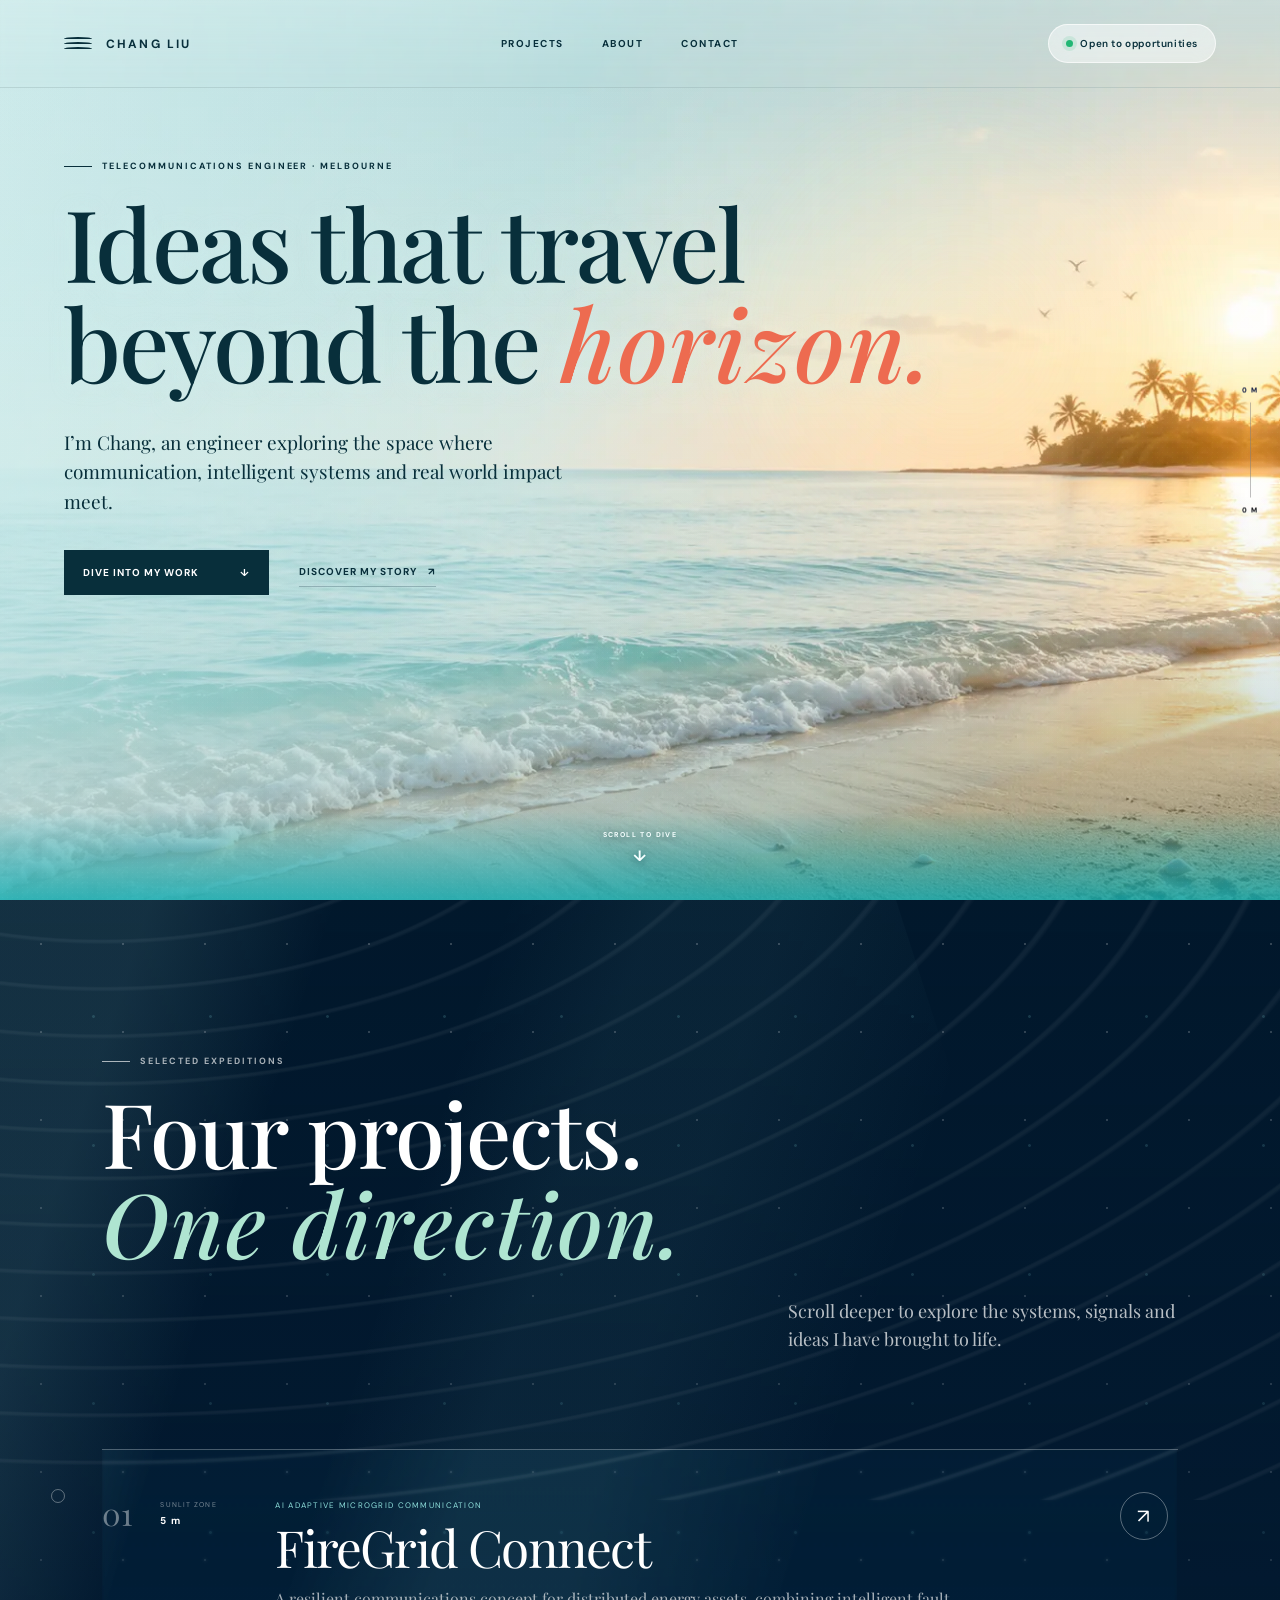
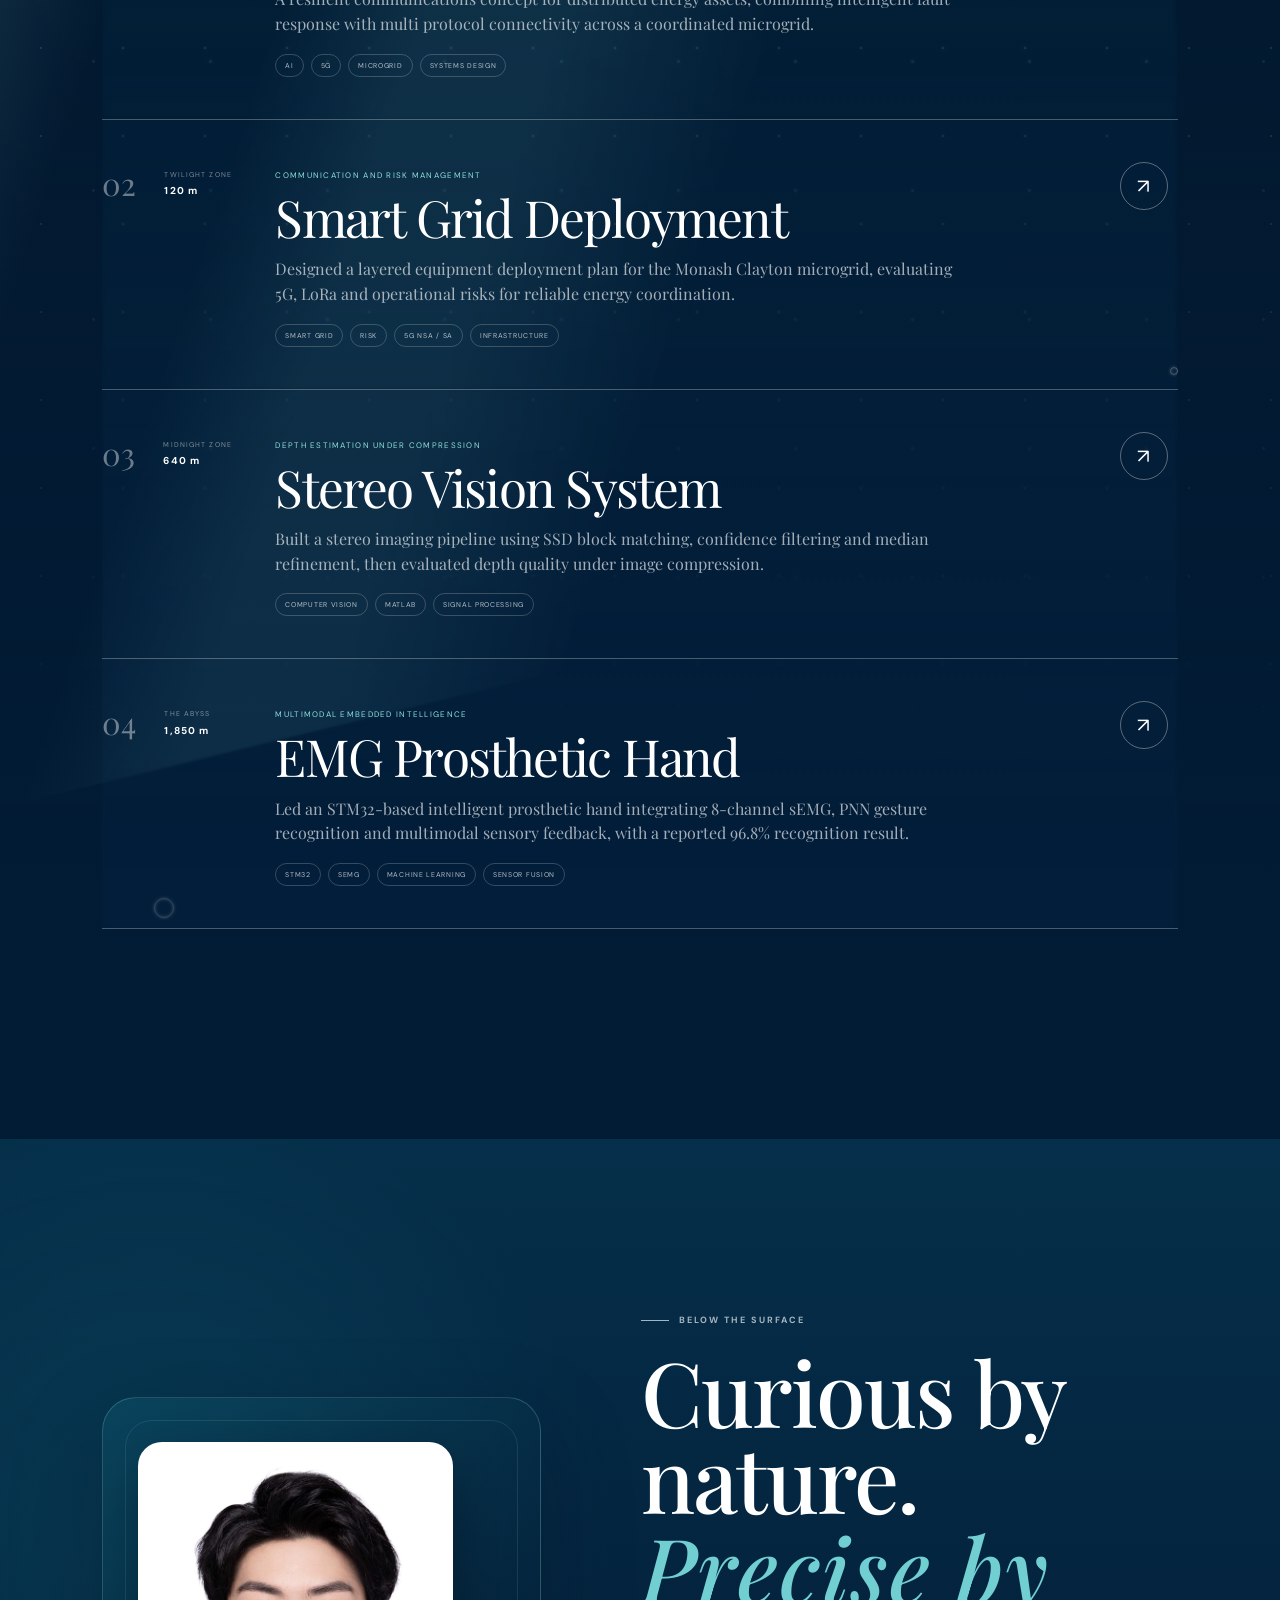
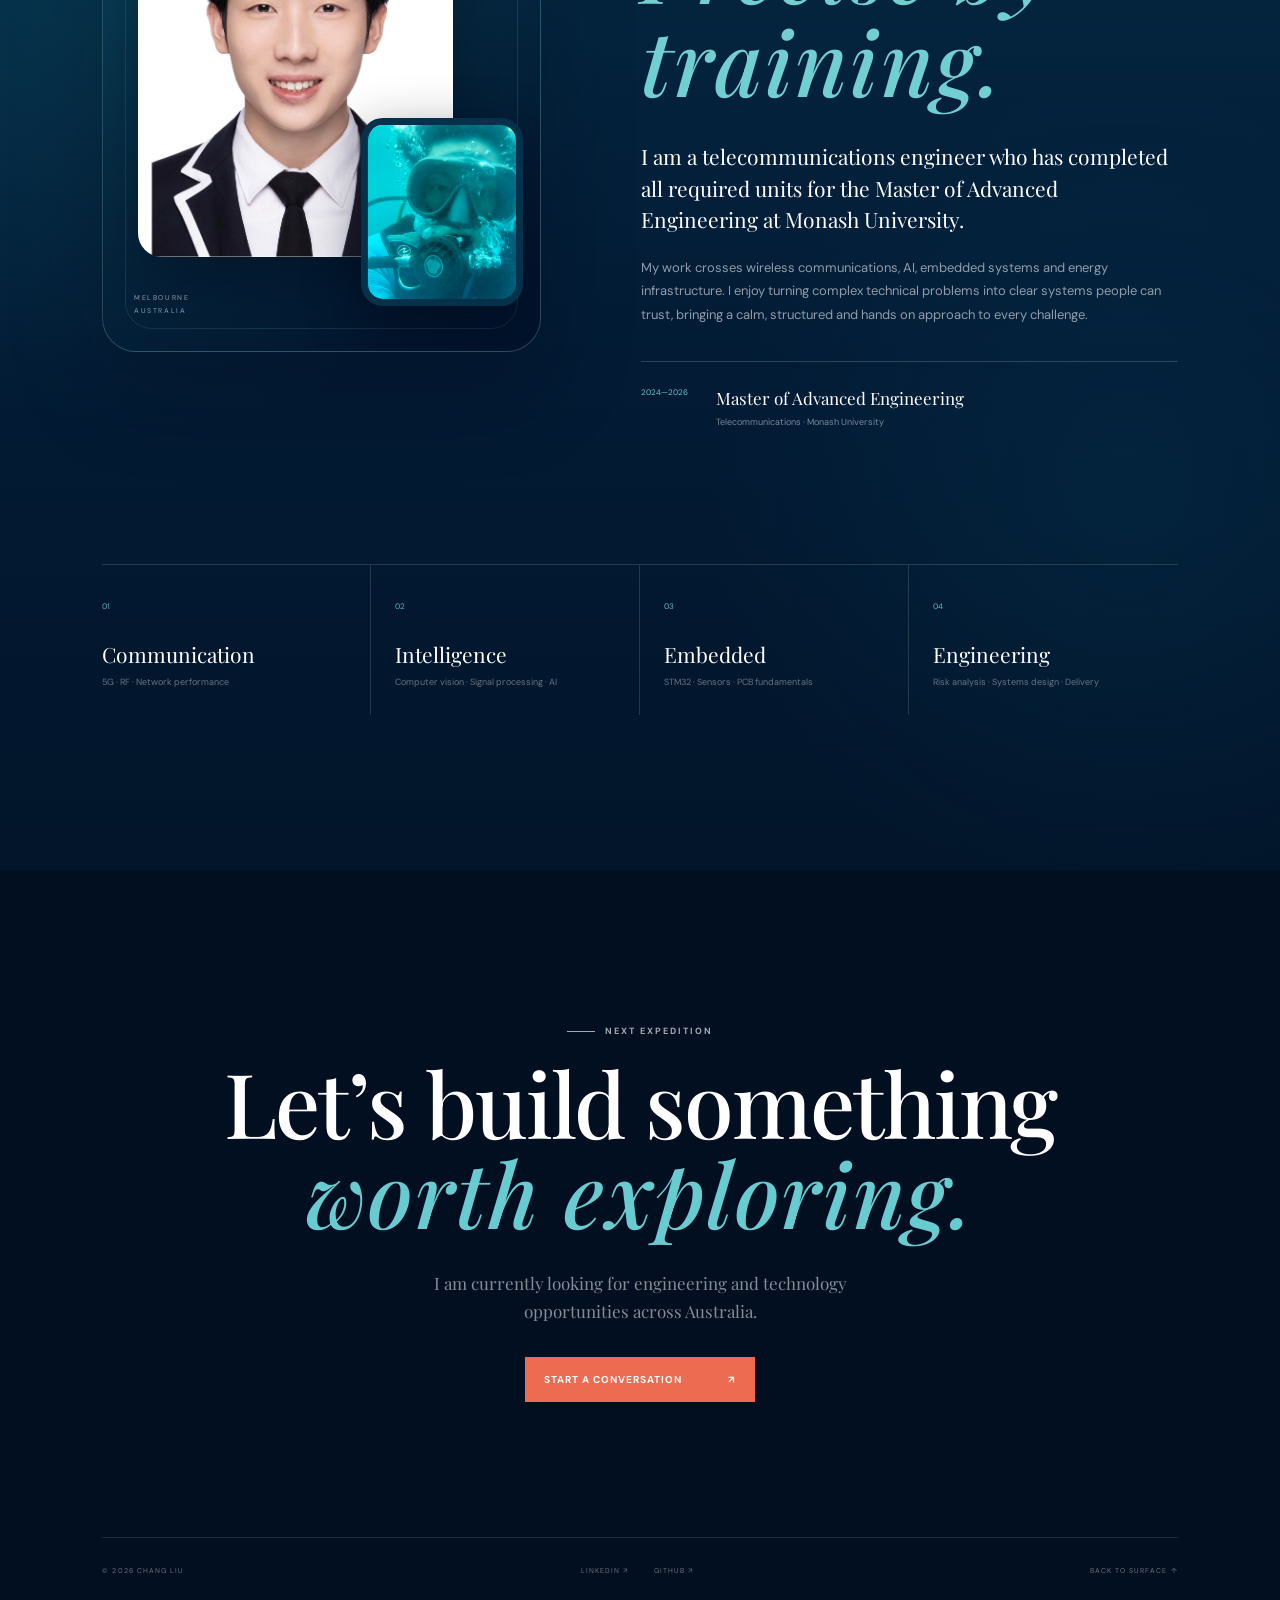
<file: index.html>
<!doctype html>
<html lang="en">
<head>
  <meta charset="utf-8">
  <meta name="viewport" content="width=device-width, initial-scale=1">
  <meta name="description" content="Chang Liu's ocean inspired engineering portfolio.">
  <title>Chang Liu | Engineer & Explorer</title>
  <link rel="preconnect" href="https://fonts.googleapis.com">
  <link rel="preconnect" href="https://fonts.gstatic.com" crossorigin>
  <link href="https://fonts.googleapis.com/css2?family=DM+Sans:wght@400;500;600;700&family=Playfair+Display:ital,wght@0,500;0,600;1,500&display=swap" rel="stylesheet">
  <link rel="stylesheet" href="style.css">
  <script src="script.js" defer></script>
</head>
<body>
  <header class="topbar">
    <a class="brand" href="#surface" aria-label="Back to the surface"><span class="wave-mark"><i></i><i></i><i></i></span>CHANG LIU</a>
    <nav aria-label="Primary navigation"><a href="#projects">Projects</a><a href="#about">About</a><a href="#contact">Contact</a></nav>
    <a class="status" href="#contact"><i></i>Open to opportunities</a>
  </header>

  <aside class="depth-meter" aria-hidden="true"><span>0 M</span><div><i id="depth-progress"></i></div><span id="depth-label">0 M</span></aside>

  <main>
    <section class="hero" id="surface">
      <div class="hero-light"></div><div class="hero-grain"></div>
      <div class="hero-copy">
        <p class="eyebrow"><i></i>TELECOMMUNICATIONS ENGINEER · MELBOURNE</p>
        <h1>Ideas that travel<br>beyond the <em>horizon.</em></h1>
        <p class="hero-intro">I’m Chang, an engineer exploring the space where communication, intelligent systems and real world impact meet.</p>
        <div class="hero-actions"><a class="button dark" href="#projects">Dive into my work <span>↓</span></a><a class="text-link" href="#about">Discover my story <span>↗</span></a></div>
      </div>
      <a class="scroll-cue" href="#projects">SCROLL TO DIVE <span>↓</span></a>
    </section>

    <section class="ocean" id="projects">
      <div class="caustics"></div><div class="ocean-rays"></div><div class="marine-particles"></div><i class="bubble bubble-one"></i><i class="bubble bubble-two"></i><i class="bubble bubble-three"></i>
      <div class="section-head reveal">
        <p class="eyebrow pale"><i></i>SELECTED EXPEDITIONS</p>
        <h2>Four projects.<br><em>One direction.</em></h2>
        <p>Scroll deeper to explore the systems, signals and ideas I have brought to life.</p>
      </div>

      <div class="project-list">
        <article class="project reveal">
          <div class="project-meta"><strong>01</strong><span>SUNLIT ZONE<br><b>5 m</b></span></div>
          <div class="project-copy"><small>AI ADAPTIVE MICROGRID COMMUNICATION</small><h3>FireGrid Connect</h3><p>A resilient communications concept for distributed energy assets, combining intelligent fault response with multi protocol connectivity across a coordinated microgrid.</p><div class="tags"><span>AI</span><span>5G</span><span>Microgrid</span><span>Systems Design</span></div></div>
          <button class="project-toggle" aria-expanded="false" aria-label="Expand FireGrid Connect">↗</button>
          <div class="field-note"><small>FIELD NOTE 01</small><p>I investigated how real time state sharing, local control and backup communications can keep multi source energy systems coordinated during faults.</p></div>
        </article>
        <article class="project reveal">
          <div class="project-meta"><strong>02</strong><span>TWILIGHT ZONE<br><b>120 m</b></span></div>
          <div class="project-copy"><small>COMMUNICATION AND RISK MANAGEMENT</small><h3>Smart Grid Deployment</h3><p>Designed a layered equipment deployment plan for the Monash Clayton microgrid, evaluating 5G, LoRa and operational risks for reliable energy coordination.</p><div class="tags"><span>Smart Grid</span><span>Risk</span><span>5G NSA / SA</span><span>Infrastructure</span></div></div>
          <button class="project-toggle" aria-expanded="false" aria-label="Expand Smart Grid Deployment">↗</button>
          <div class="field-note"><small>FIELD NOTE 02</small><p>The outcome connected technical architecture with deployment constraints, stakeholder needs and practical risk controls.</p></div>
        </article>
        <article class="project reveal">
          <div class="project-meta"><strong>03</strong><span>MIDNIGHT ZONE<br><b>640 m</b></span></div>
          <div class="project-copy"><small>DEPTH ESTIMATION UNDER COMPRESSION</small><h3>Stereo Vision System</h3><p>Built a stereo imaging pipeline using SSD block matching, confidence filtering and median refinement, then evaluated depth quality under image compression.</p><div class="tags"><span>Computer Vision</span><span>MATLAB</span><span>Signal Processing</span></div></div>
          <button class="project-toggle" aria-expanded="false" aria-label="Expand Stereo Vision System">↗</button>
          <div class="field-note"><small>FIELD NOTE 03</small><p>I compared depth accuracy and robustness as image quality changed, translating visual results into measurable system performance.</p></div>
        </article>
        <article class="project reveal">
          <div class="project-meta"><strong>04</strong><span>THE ABYSS<br><b>1,850 m</b></span></div>
          <div class="project-copy"><small>MULTIMODAL EMBEDDED INTELLIGENCE</small><h3>EMG Prosthetic Hand</h3><p>Led an STM32-based intelligent prosthetic hand integrating 8-channel sEMG, PNN gesture recognition and multimodal sensory feedback, with a reported 96.8% recognition result.</p><div class="tags"><span>STM32</span><span>sEMG</span><span>Machine Learning</span><span>Sensor Fusion</span></div></div>
          <button class="project-toggle case-study-button" type="button" onclick="window.location.href='projects/prosthetic-hand.html'" aria-label="Open EMG Prosthetic Hand case study">↗</button>
        </article>
      </div>
    </section>

    <section class="about" id="about">
      <div class="about-grid">
        <div class="portrait-stack reveal"><img class="portrait-main" src="about_me_photos/official_working_photo.png" alt="Chang Liu professional portrait"><img class="portrait-dive" src="about_me_photos/diving_self.jpg" alt="Chang Liu diving in the ocean"><span>MELBOURNE<br>AUSTRALIA</span></div>
        <div class="about-copy reveal">
          <p class="eyebrow pale"><i></i>BELOW THE SURFACE</p><h2>Curious by nature.<br><em>Precise by training.</em></h2>
          <p class="lead">I am a telecommunications engineer who has completed all required units for the Master of Advanced Engineering at Monash University.</p>
          <p>My work crosses wireless communications, AI, embedded systems and energy infrastructure. I enjoy turning complex technical problems into clear systems people can trust, bringing a calm, structured and hands on approach to every challenge.</p>
          <div class="education"><span>2024—2026</span><div><strong>Master of Advanced Engineering</strong><p>Telecommunications · Monash University</p></div></div>
        </div>
      </div>
      <div class="skills-grid reveal"><article><span>01</span><h3>Communication</h3><p>5G · RF · Network performance</p></article><article><span>02</span><h3>Intelligence</h3><p>Computer vision · Signal processing · AI</p></article><article><span>03</span><h3>Embedded</h3><p>STM32 · Sensors · PCB fundamentals</p></article><article><span>04</span><h3>Engineering</h3><p>Risk analysis · Systems design · Delivery</p></article></div>
    </section>

    <section class="contact" id="contact">
      <p class="eyebrow pale"><i></i>NEXT EXPEDITION</p><h2>Let’s build something<br><em>worth exploring.</em></h2>
      <p>I am currently looking for engineering and technology opportunities across Australia.</p>
      <a class="button coral" href="mailto:ChangLeo.au@foxmail.com">Start a conversation <span>↗</span></a>
      <div class="footer-line"><span>© 2026 CHANG LIU</span><div><a href="https://www.linkedin.com/in/chang-liu-monash" target="_blank" rel="noreferrer">LINKEDIN ↗</a><a href="https://github.com/ChangLeo1" target="_blank" rel="noreferrer">GITHUB ↗</a></div><a href="#surface">BACK TO SURFACE ↑</a></div>
    </section>
  </main>
</body>
</html>
</file>
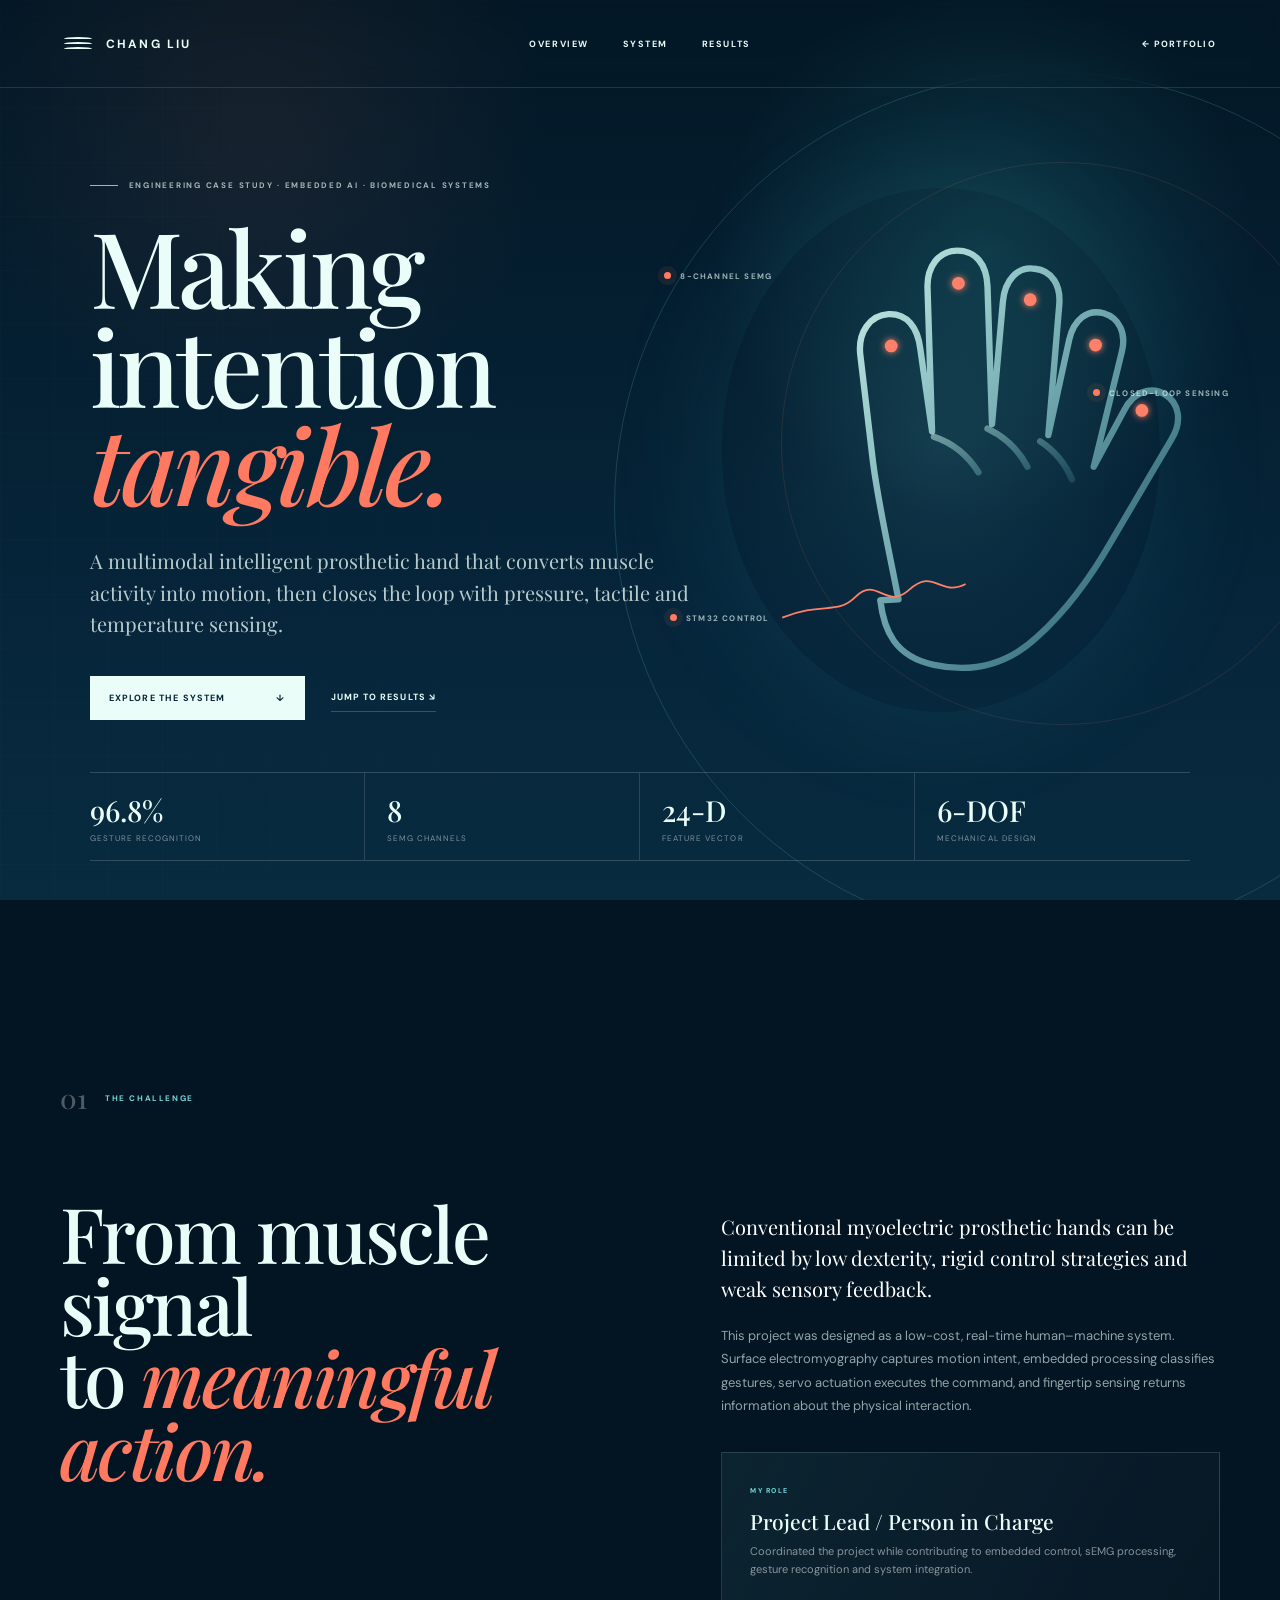
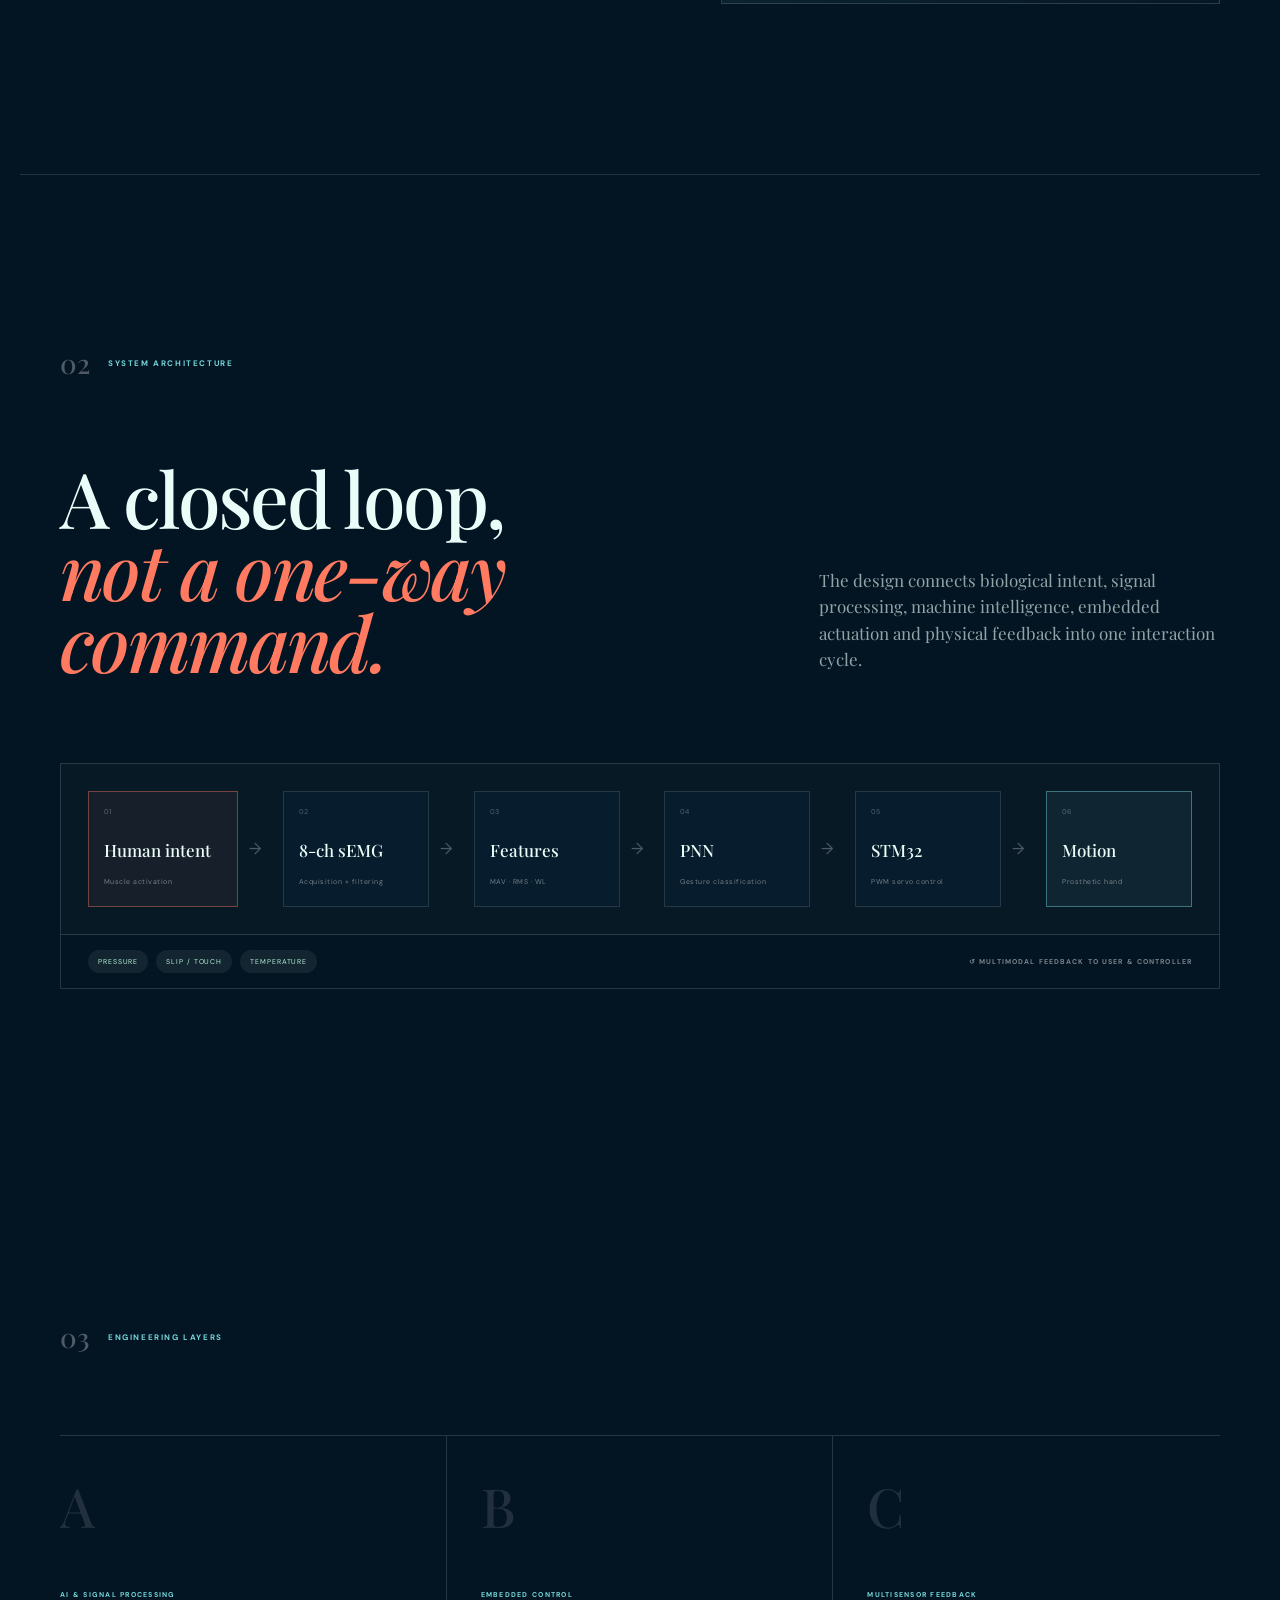
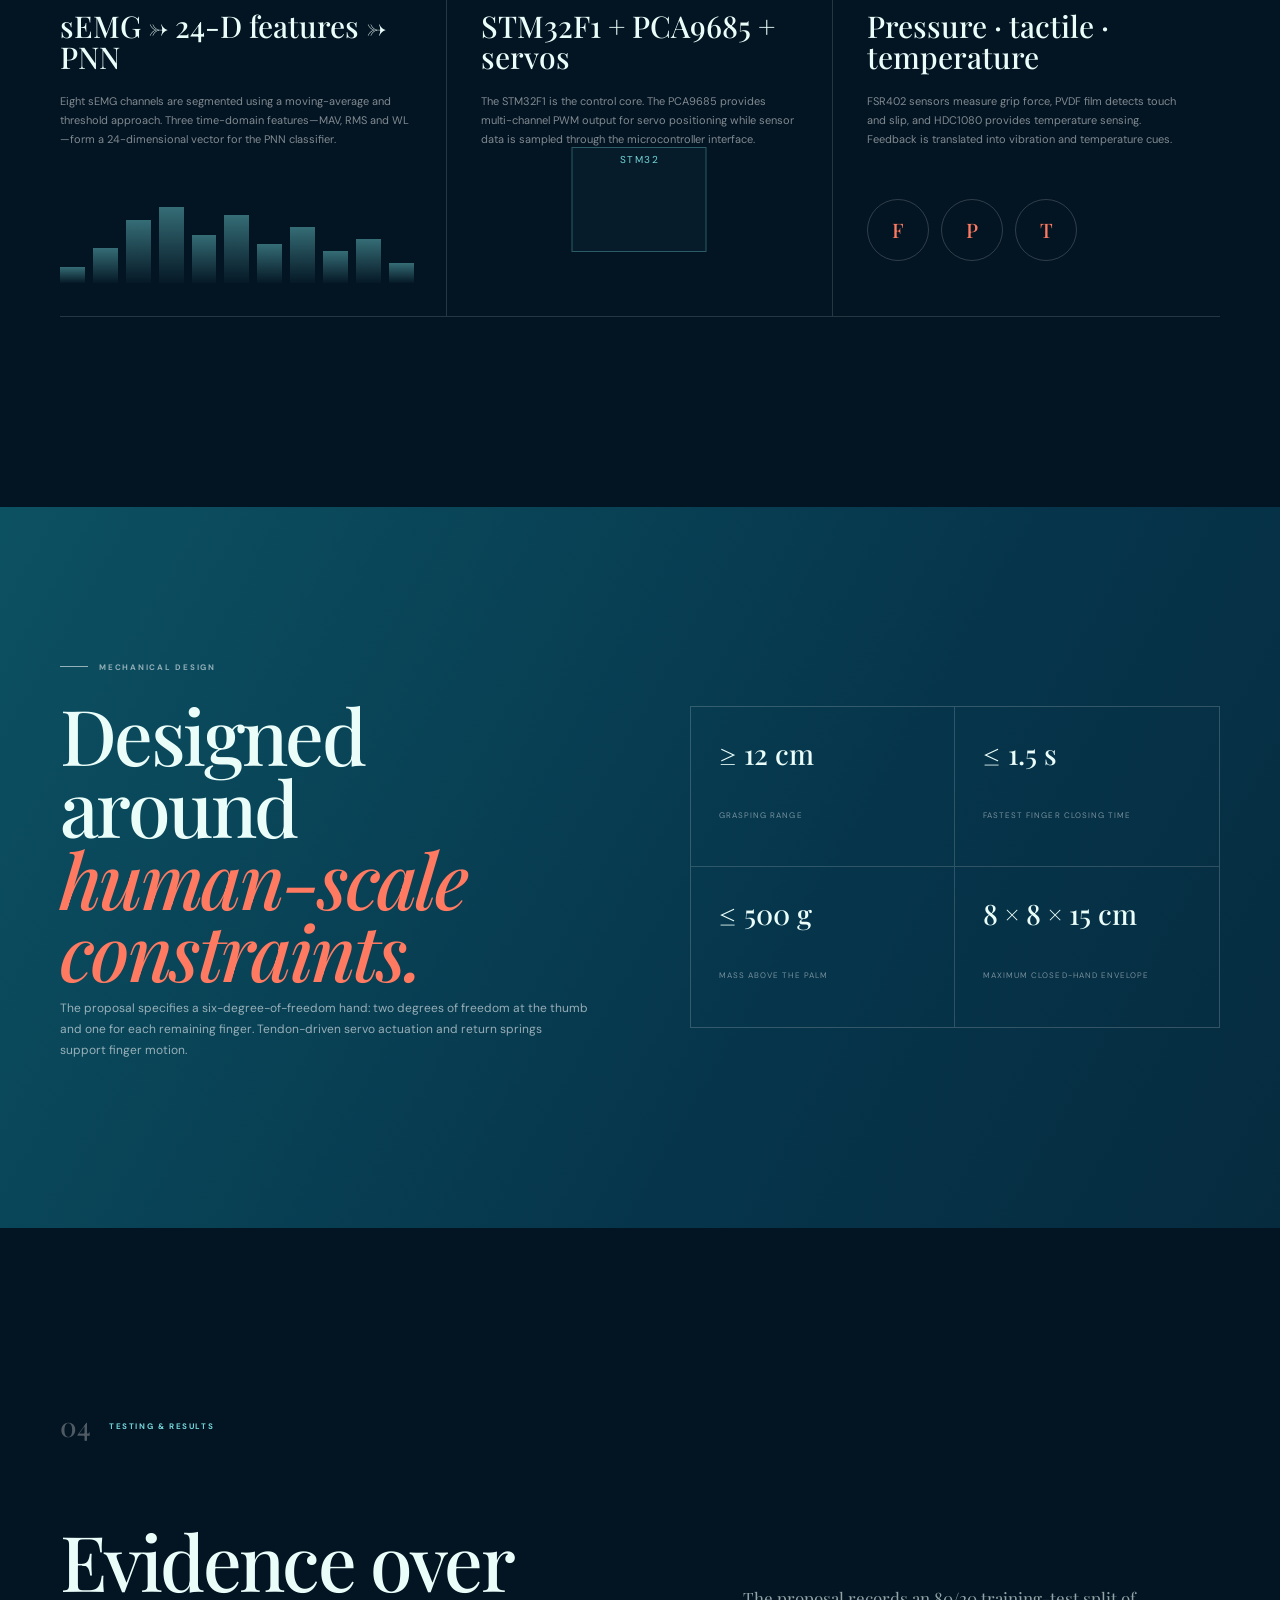
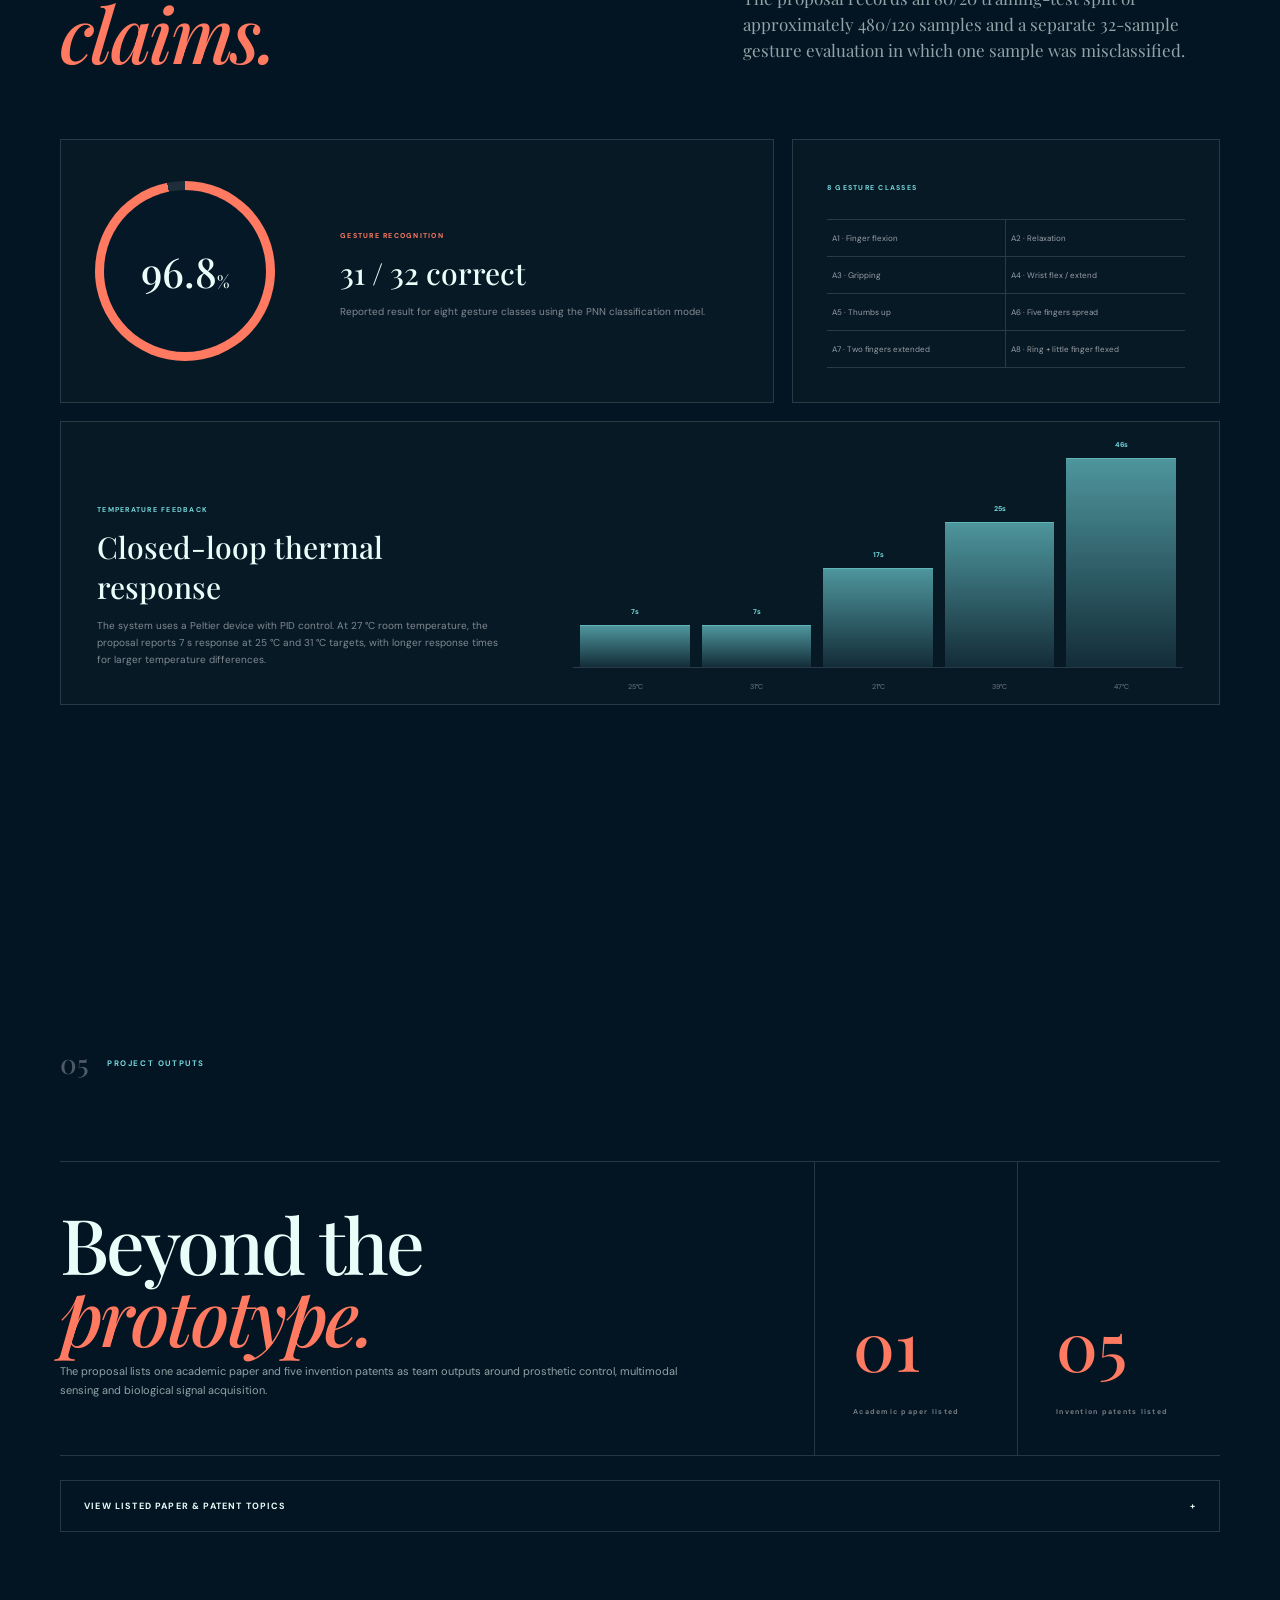
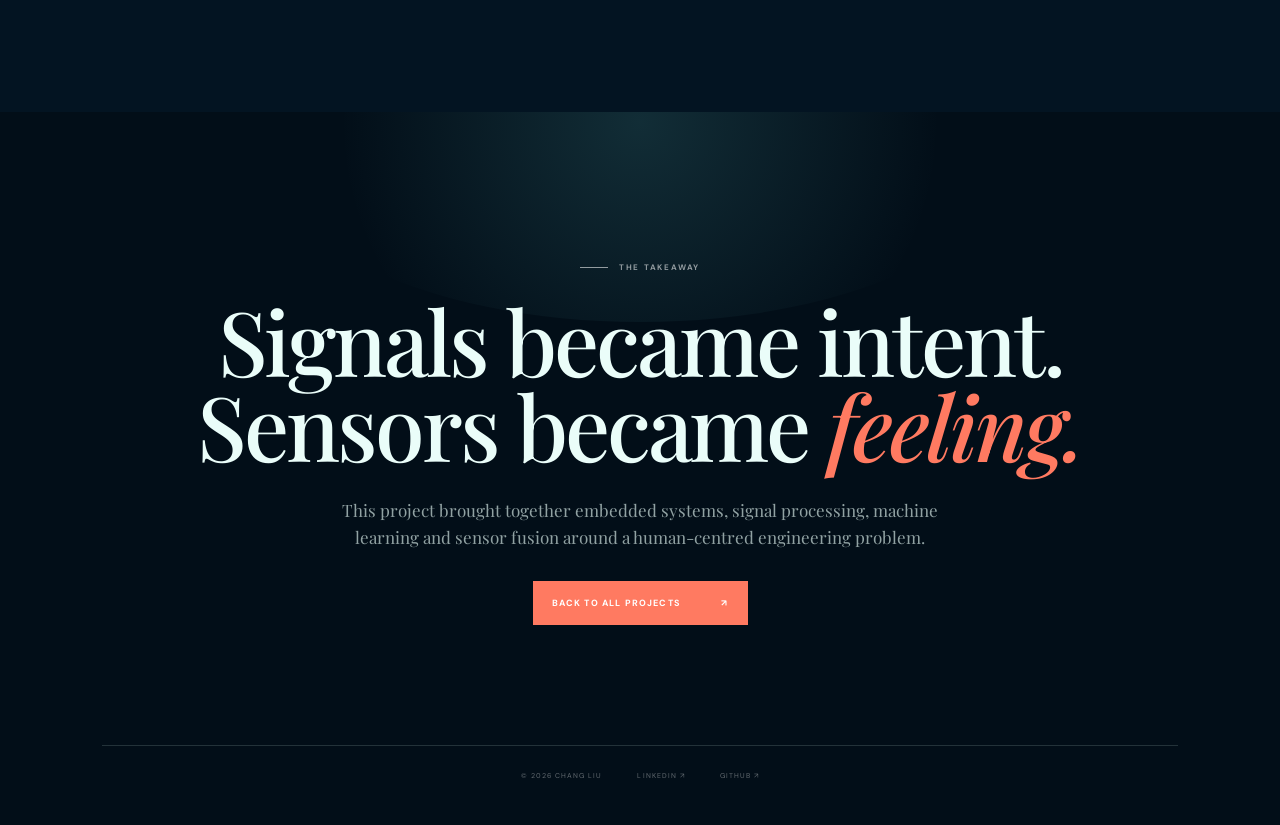
<file: projects/prosthetic-hand.html>
<!doctype html>
<html lang="en">
<head>
  <meta charset="utf-8">
  <meta name="viewport" content="width=device-width, initial-scale=1">
  <meta name="description" content="Chang Liu's engineering case study: multimodal perception feedback intelligent prosthetic hand using 8-channel sEMG, PNN gesture recognition, STM32 control, and multisensor feedback.">
  <meta name="theme-color" content="#02182a">
  <title>Intelligent Prosthetic Hand | Chang Liu</title>
  <link rel="preconnect" href="https://fonts.googleapis.com">
  <link rel="preconnect" href="https://fonts.gstatic.com" crossorigin>
  <link href="https://fonts.googleapis.com/css2?family=DM+Sans:wght@400;500;600;700&family=Playfair+Display:ital,wght@0,500;0,600;1,500&display=swap" rel="stylesheet">
  <link rel="stylesheet" href="prosthetic-hand.css">
  <script src="prosthetic-hand.js" defer></script>
</head>
<body>
  <div class="page-noise" aria-hidden="true"></div>
  <header class="case-nav">
    <a class="brand" href="../index.html#surface" aria-label="Back to Chang Liu portfolio"><span class="wave-mark"><i></i><i></i><i></i></span>CHANG LIU</a>
    <nav aria-label="Case study navigation">
      <a href="#overview">Overview</a>
      <a href="#system">System</a>
      <a href="#results">Results</a>
    </nav>
    <a class="back-link" href="../index.html#projects">← Portfolio</a>
  </header>

  <main>
    <section class="case-hero" id="overview">
      <div class="hero-orbit hero-orbit-one" aria-hidden="true"></div>
      <div class="hero-orbit hero-orbit-two" aria-hidden="true"></div>
      <div class="hero-grid" aria-hidden="true"></div>
      <div class="hero-copy reveal">
        <p class="eyebrow"><span></span>ENGINEERING CASE STUDY · EMBEDDED AI · BIOMEDICAL SYSTEMS</p>
        <h1>Making intention<br><em>tangible.</em></h1>
        <p class="hero-lead">A multimodal intelligent prosthetic hand that converts muscle activity into motion, then closes the loop with pressure, tactile and temperature sensing.</p>
        <div class="hero-actions">
          <a class="button primary" href="#system">Explore the system <b>↓</b></a>
          <a class="quiet-link" href="#results">Jump to results ↘</a>
        </div>
      </div>

      <div class="hero-device reveal" aria-label="Stylised prosthetic hand system visualisation">
        <div class="device-halo"></div>
        <svg viewBox="0 0 520 560" role="img" aria-label="Abstract technical illustration of a prosthetic hand">
          <defs>
            <linearGradient id="handFill" x1="0" y1="0" x2="1" y2="1">
              <stop offset="0" stop-color="#d9fff6" stop-opacity=".92"/>
              <stop offset="1" stop-color="#68c7d3" stop-opacity=".34"/>
            </linearGradient>
            <filter id="glow"><feGaussianBlur stdDeviation="4" result="b"/><feMerge><feMergeNode in="b"/><feMergeNode in="SourceGraphic"/></feMerge></filter>
          </defs>
          <g class="hand-lines" fill="none" stroke="url(#handFill)" stroke-width="7" stroke-linecap="round" stroke-linejoin="round">
            <path d="M213 460c-9-47-22-104-28-151l-14-118c-3-25 11-44 31-45 20-1 32 14 35 38l13 91-5-157c-1-24 12-42 33-42 20 0 32 15 33 39l5 152 12-135c2-23 16-39 35-36 19 2 29 18 27 40l-12 143 23-105c5-22 20-34 38-29 17 5 25 22 20 42l-31 127 34-63c10-19 28-26 44-17 17 10 19 31 8 49l-66 112c-24 42-53 80-82 106-31 29-68 41-114 31-43-9-55-38-59-71z"/>
            <path d="M252 281c21 7 37 20 49 39M311 272c19 9 34 23 44 42M369 286c17 11 28 25 35 42" opacity=".56"/>
          </g>
          <g class="sensor-dot" filter="url(#glow)">
            <circle cx="205" cy="181" r="7"/><circle cx="279" cy="112" r="7"/><circle cx="358" cy="130" r="7"/><circle cx="430" cy="180" r="7"/><circle cx="481" cy="252" r="7"/>
          </g>
          <g class="trace" fill="none" stroke="#ff8068" stroke-width="2">
            <path d="M85 480c45-18 60-2 81-23 23-23 33 15 58-7 29-26 33 8 63-7"/>
          </g>
        </svg>
        <div class="device-label label-a"><span></span>8-channel sEMG</div>
        <div class="device-label label-b"><span></span>Closed-loop sensing</div>
        <div class="device-label label-c"><span></span>STM32 control</div>
      </div>

      <div class="kpi-strip reveal">
        <article><strong>96.8%</strong><span>Gesture recognition</span></article>
        <article><strong>8</strong><span>sEMG channels</span></article>
        <article><strong>24-D</strong><span>Feature vector</span></article>
        <article><strong>6-DOF</strong><span>Mechanical design</span></article>
      </div>
    </section>

    <section class="story section-shell">
      <div class="section-kicker reveal"><span>01</span><p>THE CHALLENGE</p></div>
      <div class="story-grid">
        <h2 class="reveal">From muscle signal<br>to <em>meaningful action.</em></h2>
        <div class="story-copy reveal">
          <p class="lead">Conventional myoelectric prosthetic hands can be limited by low dexterity, rigid control strategies and weak sensory feedback.</p>
          <p>This project was designed as a low-cost, real-time human–machine system. Surface electromyography captures motion intent, embedded processing classifies gestures, servo actuation executes the command, and fingertip sensing returns information about the physical interaction.</p>
          <div class="role-card">
            <small>MY ROLE</small>
            <strong>Project Lead / Person in Charge</strong>
            <p>Coordinated the project while contributing to embedded control, sEMG processing, gesture recognition and system integration.</p>
          </div>
        </div>
      </div>
    </section>

    <section class="architecture section-shell" id="system">
      <div class="section-kicker reveal"><span>02</span><p>SYSTEM ARCHITECTURE</p></div>
      <div class="architecture-head reveal">
        <h2>A closed loop,<br><em>not a one-way command.</em></h2>
        <p>The design connects biological intent, signal processing, machine intelligence, embedded actuation and physical feedback into one interaction cycle.</p>
      </div>

      <div class="signal-flow reveal" aria-label="System signal flow">
        <div class="flow-node accent"><small>01</small><strong>Human intent</strong><span>Muscle activation</span></div>
        <i>→</i>
        <div class="flow-node"><small>02</small><strong>8-ch sEMG</strong><span>Acquisition + filtering</span></div>
        <i>→</i>
        <div class="flow-node"><small>03</small><strong>Features</strong><span>MAV · RMS · WL</span></div>
        <i>→</i>
        <div class="flow-node"><small>04</small><strong>PNN</strong><span>Gesture classification</span></div>
        <i>→</i>
        <div class="flow-node"><small>05</small><strong>STM32</strong><span>PWM servo control</span></div>
        <i>→</i>
        <div class="flow-node accent-two"><small>06</small><strong>Motion</strong><span>Prosthetic hand</span></div>
      </div>

      <div class="feedback-loop reveal">
        <span>PRESSURE</span><span>SLIP / TOUCH</span><span>TEMPERATURE</span><b>↺ MULTIMODAL FEEDBACK TO USER & CONTROLLER</b>
      </div>
    </section>

    <section class="technical section-shell">
      <div class="section-kicker reveal"><span>03</span><p>ENGINEERING LAYERS</p></div>
      <div class="technical-grid">
        <article class="tech-card reveal">
          <div class="tech-index">A</div>
          <p class="tech-tag">AI & SIGNAL PROCESSING</p>
          <h3>sEMG → 24-D features → PNN</h3>
          <p>Eight sEMG channels are segmented using a moving-average and threshold approach. Three time-domain features—MAV, RMS and WL—form a 24-dimensional vector for the PNN classifier.</p>
          <div class="mini-spectrum" aria-hidden="true"><i></i><i></i><i></i><i></i><i></i><i></i><i></i><i></i><i></i><i></i><i></i></div>
        </article>
        <article class="tech-card reveal">
          <div class="tech-index">B</div>
          <p class="tech-tag">EMBEDDED CONTROL</p>
          <h3>STM32F1 + PCA9685 + servos</h3>
          <p>The STM32F1 is the control core. The PCA9685 provides multi-channel PWM output for servo positioning while sensor data is sampled through the microcontroller interface.</p>
          <div class="chip-visual" aria-hidden="true"><span>STM32</span><i></i><i></i><i></i><i></i><i></i><i></i><i></i><i></i></div>
        </article>
        <article class="tech-card reveal">
          <div class="tech-index">C</div>
          <p class="tech-tag">MULTISENSOR FEEDBACK</p>
          <h3>Pressure · tactile · temperature</h3>
          <p>FSR402 sensors measure grip force, PVDF film detects touch and slip, and HDC1080 provides temperature sensing. Feedback is translated into vibration and temperature cues.</p>
          <div class="sensor-row" aria-hidden="true"><i>F</i><i>P</i><i>T</i></div>
        </article>
      </div>
    </section>

    <section class="detail-band">
      <div class="section-shell detail-grid">
        <div class="detail-copy reveal">
          <p class="eyebrow pale"><span></span>MECHANICAL DESIGN</p>
          <h2>Designed around<br><em>human-scale constraints.</em></h2>
          <p>The proposal specifies a six-degree-of-freedom hand: two degrees of freedom at the thumb and one for each remaining finger. Tendon-driven servo actuation and return springs support finger motion.</p>
        </div>
        <div class="spec-board reveal">
          <article><strong>≥ 12 cm</strong><span>Grasping range</span></article>
          <article><strong>≤ 1.5 s</strong><span>Fastest finger closing time</span></article>
          <article><strong>≤ 500 g</strong><span>Mass above the palm</span></article>
          <article><strong>8 × 8 × 15 cm</strong><span>Maximum closed-hand envelope</span></article>
        </div>
      </div>
    </section>

    <section class="results section-shell" id="results">
      <div class="section-kicker reveal"><span>04</span><p>TESTING & RESULTS</p></div>
      <div class="results-head reveal">
        <h2>Evidence over<br><em>claims.</em></h2>
        <p>The proposal records an 80/20 training-test split of approximately 480/120 samples and a separate 32-sample gesture evaluation in which one sample was misclassified.</p>
      </div>
      <div class="result-grid">
        <div class="accuracy-card reveal">
          <span class="ring" style="--score:96.8"><b>96.8<small>%</small></b></span>
          <div><small>GESTURE RECOGNITION</small><h3>31 / 32 correct</h3><p>Reported result for eight gesture classes using the PNN classification model.</p></div>
        </div>
        <div class="gesture-card reveal">
          <small>8 GESTURE CLASSES</small>
          <div class="gesture-list"><span>A1 · Finger flexion</span><span>A2 · Relaxation</span><span>A3 · Gripping</span><span>A4 · Wrist flex / extend</span><span>A5 · Thumbs up</span><span>A6 · Five fingers spread</span><span>A7 · Two fingers extended</span><span>A8 · Ring + little finger flexed</span></div>
        </div>
      </div>

      <div class="temperature reveal">
        <div><small>TEMPERATURE FEEDBACK</small><h3>Closed-loop thermal response</h3><p>The system uses a Peltier device with PID control. At 27 °C room temperature, the proposal reports 7 s response at 25 °C and 31 °C targets, with longer response times for larger temperature differences.</p></div>
        <div class="temp-chart" aria-label="Selected temperature response times"><span style="--h:20%"><b>7s</b><i>25°C</i></span><span style="--h:20%"><b>7s</b><i>31°C</i></span><span style="--h:47%"><b>17s</b><i>21°C</i></span><span style="--h:69%"><b>25s</b><i>39°C</i></span><span style="--h:100%"><b>46s</b><i>47°C</i></span></div>
      </div>
    </section>

    <section class="outcomes section-shell">
      <div class="section-kicker reveal"><span>05</span><p>PROJECT OUTPUTS</p></div>
      <div class="outcome-grid">
        <div class="outcome-lead reveal"><h2>Beyond the<br><em>prototype.</em></h2><p>The proposal lists one academic paper and five invention patents as team outputs around prosthetic control, multimodal sensing and biological signal acquisition.</p></div>
        <div class="output-count reveal"><strong>01</strong><span>Academic paper listed</span></div>
        <div class="output-count reveal"><strong>05</strong><span>Invention patents listed</span></div>
      </div>
      <details class="output-details reveal">
        <summary>View listed paper & patent topics <span>+</span></summary>
        <div>
          <p><b>Paper:</b> Probabilistic Neural Network-Based Multimodal Perception Feedback Prosthetic Hand</p>
          <p><b>Patent topics:</b> sEMG rehabilitation exoskeleton · drop-foot detection · multimodal perception feedback myoelectric prosthetic hand · multimodal biological-signal acquisition · multisensor gesture recognition</p>
        </div>
      </details>
    </section>

    <section class="case-close">
      <div class="close-glow"></div>
      <div class="reveal">
        <p class="eyebrow pale"><span></span>THE TAKEAWAY</p>
        <h2>Signals became intent.<br>Sensors became <em>feeling.</em></h2>
        <p>This project brought together embedded systems, signal processing, machine learning and sensor fusion around a human-centred engineering problem.</p>
        <a class="button coral" href="../index.html#projects">Back to all projects <b>↗</b></a>
      </div>
      <footer><span>© 2026 CHANG LIU</span><a href="https://www.linkedin.com/in/chang-liu-monash" target="_blank" rel="noreferrer">LINKEDIN ↗</a><a href="https://github.com/ChangLeo1" target="_blank" rel="noreferrer">GITHUB ↗</a></footer>
    </section>
  </main>
</body>
</html>
</file>
<file: style.css>
@import url('https://fonts.googleapis.com/css2?family=DM+Sans:wght@400;500;600;700&family=Playfair+Display:ital,wght@0,500;0,600;1,500&display=swap');
:root{--ink:#082f3b;--coral:#ed6b50;--teal:#0aaab0;--deep:#021327;--serif:'Instrument Serif',Georgia,serif;--sans:'DM Sans',Arial,sans-serif}*{box-sizing:border-box}html{scroll-behavior:smooth}body{margin:0;background:var(--deep);color:var(--ink);font-family:var(--sans)}a{color:inherit;text-decoration:none}button{font:inherit}.topbar{position:absolute;z-index:20;top:0;left:0;right:0;height:88px;padding:0 5vw;display:flex;align-items:center;justify-content:space-between;border-bottom:1px solid rgba(8,47,59,.13)}.brand{display:flex;align-items:center;gap:11px;font-size:12px;font-weight:700;letter-spacing:.18em}.wave-mark{width:31px;display:grid;gap:1px}.wave-mark i{display:block;width:28px;height:4px;border-radius:50%;border-top:2px solid}.topbar nav{display:flex;gap:38px;font-size:10px;font-weight:700;letter-spacing:.15em;text-transform:uppercase}.topbar nav a{transition:opacity .2s}.topbar nav a:hover{opacity:.45}.status{padding:12px 17px;background:rgba(255,255,255,.45);backdrop-filter:blur(12px);border:1px solid rgba(255,255,255,.65);border-radius:30px;font-size:10px;font-weight:600;letter-spacing:.06em}.status i{display:inline-block;width:7px;height:7px;margin-right:7px;border-radius:50%;background:#22b775;box-shadow:0 0 0 4px rgba(34,183,117,.13)}.depth-meter{position:fixed;z-index:30;right:22px;top:50%;transform:translateY(-50%);display:grid;justify-items:center;gap:8px;color:#fff;mix-blend-mode:difference;font-size:7px;font-weight:700;letter-spacing:.12em}.depth-meter div{height:95px;width:1px;background:rgba(255,255,255,.25);position:relative;overflow:hidden}.depth-meter div i{position:absolute;top:0;left:0;width:100%;height:0;background:#fff}
.hero{height:850px;min-height:100vh;position:relative;overflow:hidden;background:linear-gradient(180deg,#a9e7ee,#d5f4ed 48%,#fff0bd 78%)}.hero-copy{position:relative;z-index:7;width:90%;max-width:1260px;margin:auto;padding-top:165px}.eyebrow{display:flex;align-items:center;gap:10px;margin:0 0 22px;font-size:9px;font-weight:700;letter-spacing:.22em}.eyebrow i{width:28px;height:1px;background:currentColor}h1,h2{margin:0;font-family:var(--serif);font-weight:400;letter-spacing:-.045em;line-height:.9}h1{max-width:820px;font-size:clamp(72px,8.7vw,130px)}h1 em,h2 em{color:var(--coral);font-weight:400}.hero-intro{max-width:510px;margin:34px 0 0;font-family:var(--serif);font-size:19px;line-height:1.55}.hero-actions{display:flex;align-items:center;gap:30px;margin-top:34px}.button{display:inline-flex;align-items:center;justify-content:space-between;min-width:205px;padding:16px 19px;font-size:10px;font-weight:700;letter-spacing:.1em;text-transform:uppercase;transition:.25s}.button:hover{transform:translateY(-3px)}.dark{background:var(--ink);color:#fff}.text-link{padding:8px 0;border-bottom:1px solid rgba(8,47,59,.25);font-size:10px;font-weight:700;letter-spacing:.1em;text-transform:uppercase}.text-link span{margin-left:8px}.sun{position:absolute;z-index:1;width:310px;height:310px;border-radius:50%;right:8vw;top:115px;background:radial-gradient(circle,#fff8bf 0 27%,rgba(255,249,188,.48) 28% 54%,transparent 72%)}.cloud{position:absolute;width:220px;height:22px;border-radius:50%;background:rgba(255,255,255,.3);filter:blur(10px)}.cloud-one{right:12vw;top:250px}.cloud-two{left:4vw;top:140px;width:160px}.birds{position:absolute;right:28%;top:28%;display:flex;gap:28px;transform:rotate(-8deg);opacity:.4}.birds i{font:26px var(--serif)}.island{position:absolute;z-index:3;right:4%;bottom:190px;width:190px;height:72px;border-radius:70% 10% 0 0;background:#83a963;transform:skewX(-18deg);opacity:.85}.island i{position:absolute;bottom:30px;width:5px;height:85px;background:#68864f;transform:skewX(18deg) rotate(12deg)}.island i:nth-child(1){left:55px;height:62px}.island i:nth-child(2){left:105px}.island i:nth-child(3){left:140px;height:70px}.sand{position:absolute;left:-5%;width:110%;border-radius:50% 50% 0 0}.sand-back{z-index:4;height:220px;bottom:-82px;background:#f4d39c;transform:rotate(-3deg)}.waterline{position:absolute;z-index:5;bottom:0;left:0;right:0;height:145px;background:linear-gradient(180deg,rgba(44,195,192,.62),#12afb2 68%);clip-path:polygon(0 24%,10% 12%,24% 26%,39% 11%,58% 29%,73% 8%,89% 20%,100% 7%,100% 100%,0 100%)}.sand-front{z-index:6;height:95px;bottom:-55px;background:#ffe3ab;transform:rotate(1deg)}.scroll-cue{position:absolute;z-index:8;left:50%;bottom:28px;transform:translateX(-50%);display:grid;justify-items:center;gap:7px;color:#fff;font-size:7px;font-weight:700;letter-spacing:.2em}.scroll-cue span{font-size:15px;animation:bob 1.8s infinite}@keyframes bob{50%{transform:translateY(5px)}}
.ocean{position:relative;overflow:hidden;padding:155px 8vw 210px;color:#fff;background:linear-gradient(180deg,#0aabb0 0%,#087d94 28%,#07516d 60%,#05314d 100%)}.caustics{position:absolute;inset:0 0 auto;height:700px;opacity:.18;background:repeating-radial-gradient(ellipse at 20% -10%,transparent 0 26px,rgba(255,255,255,.4) 28px 30px,transparent 33px 63px);transform:scale(1.4)}.section-head,.project-list,.about-grid,.skills-grid{position:relative;z-index:2;max-width:1150px;margin-left:auto;margin-right:auto}.section-head{margin-bottom:95px}.pale{color:rgba(255,255,255,.65)}.section-head h2,.about h2,.contact h2{font-size:clamp(58px,7vw,104px)}.section-head h2 em{color:#afe5d1}.section-head>p:last-child{max-width:390px;margin:30px 0 0 auto;font:18px/1.55 var(--serif);color:rgba(255,255,255,.72)}.project{display:grid;grid-template-columns:145px 1fr 58px;gap:28px;padding:42px 0;border-top:1px solid rgba(255,255,255,.28);transition:padding .3s,background .3s}.project:last-child{border-bottom:1px solid rgba(255,255,255,.28)}.project:hover{padding-left:20px;padding-right:20px;background:rgba(255,255,255,.04)}.project-meta{display:flex;gap:28px}.project-meta strong{font:400 31px var(--serif);opacity:.42}.project-meta span{padding-top:6px;font-size:7px;letter-spacing:.16em;line-height:1.9;color:rgba(255,255,255,.48)}.project-meta b{font-size:10px;color:#fff}.project-copy small{color:#8fe0dc;font-size:8px;letter-spacing:.16em}.project-copy h3{margin:9px 0 14px;font:400 clamp(36px,4vw,56px)/1 var(--serif);letter-spacing:-.035em}.project-copy>p{max-width:690px;margin:0 0 17px;color:rgba(255,255,255,.64);font:16px/1.55 var(--serif)}.tags{display:flex;flex-wrap:wrap;gap:7px}.tags span{padding:6px 9px;border:1px solid rgba(255,255,255,.2);border-radius:20px;font-size:7px;letter-spacing:.1em;text-transform:uppercase;color:rgba(255,255,255,.7)}.project-toggle{width:48px;height:48px;border:1px solid rgba(255,255,255,.35);border-radius:50%;background:transparent;color:#fff;font-size:20px;cursor:pointer;transition:.25s}.project-toggle:hover{background:#fff;color:#07516d;transform:rotate(10deg)}.field-note{display:none;grid-column:2/4;padding:20px 24px;border-left:2px solid #86ddd0;background:rgba(0,20,45,.16)}.open .field-note{display:block;animation:rise .35s ease}.field-note small{color:#86ddd0;font-size:7px;letter-spacing:.18em}.field-note p{max-width:680px;margin:8px 0 0;font:15px/1.6 var(--serif)}@keyframes rise{from{opacity:0;transform:translateY(-8px)}}.bubble{position:absolute;border:1px solid rgba(255,255,255,.35);border-radius:50%;animation:float 7s infinite}.bubble-one{width:14px;height:14px;left:4%;top:32%}.bubble-two{width:8px;height:8px;right:8%;top:58%;animation-delay:-2s}.bubble-three{width:20px;height:20px;left:12%;bottom:12%;animation-delay:-4s}@keyframes float{50%{transform:translateY(-40px);opacity:.2}}
.about{position:relative;overflow:hidden;padding:175px 8vw 155px;color:#fff;background:linear-gradient(180deg,#05314d,#031d38 60%,#02152a)}.about-grid{display:grid;grid-template-columns:.9fr 1.1fr;gap:100px;align-items:center}.portrait-stack{position:relative;min-height:535px;border:1px solid rgba(255,255,255,.14);background:linear-gradient(145deg,rgba(16,117,137,.2),rgba(0,8,28,.4));overflow:hidden}.portrait-main{position:absolute;left:10%;top:7%;width:70%;height:75%;object-fit:cover;filter:saturate(.75);border-radius:48% 48% 4px 4px}.portrait-dive{position:absolute;right:4%;bottom:10%;width:36%;height:34%;object-fit:cover;border:7px solid #052a42;box-shadow:0 20px 50px rgba(0,0,0,.28)}.portrait-stack>span{position:absolute;left:8%;bottom:7%;font-size:7px;line-height:1.8;letter-spacing:.23em;color:rgba(255,255,255,.55)}.about h2 em{color:#71cfd2}.about-copy .lead{margin:35px 0 20px;color:#fff;font:21px/1.5 var(--serif)}.about-copy>p:not(.eyebrow):not(.lead){font-size:13px;line-height:1.8;color:rgba(255,255,255,.56)}.education{display:flex;gap:28px;margin-top:35px;padding-top:25px;border-top:1px solid rgba(255,255,255,.17)}.education>span{font-size:8px;color:#67c5ca}.education strong{font:400 17px var(--serif)}.education p{margin:6px 0;font-size:9px;color:rgba(255,255,255,.48)}.skills-grid{display:grid;grid-template-columns:repeat(4,1fr);margin-top:130px;border-top:1px solid rgba(255,255,255,.14)}.skills-grid article{min-height:150px;padding:28px 24px 10px 0;border-right:1px solid rgba(255,255,255,.14)}.skills-grid article:not(:first-child){padding-left:24px}.skills-grid article:last-child{border:0}.skills-grid span{font-size:8px;color:#55b7bf}.skills-grid h3{margin:26px 0 8px;font:400 21px var(--serif)}.skills-grid p{margin:0;color:rgba(255,255,255,.4);font-size:9px;line-height:1.5}
.contact{position:relative;overflow:hidden;padding:155px 8vw 45px;text-align:center;color:#fff;background:#020f21}.contact .eyebrow{justify-content:center}.contact h2 em{color:#68cbd0}.contact>p:not(.eyebrow){max-width:450px;margin:32px auto;color:rgba(255,255,255,.52);font:17px/1.6 var(--serif)}.coral{margin:auto;background:var(--coral);color:#fff;min-width:230px}.footer-line{margin-top:135px;padding-top:28px;border-top:1px solid rgba(255,255,255,.12);display:flex;justify-content:space-between;color:rgba(255,255,255,.42);font-size:7px;letter-spacing:.15em}.footer-line div{display:flex;gap:26px}.reveal{opacity:0;transform:translateY(20px);transition:opacity .7s,transform .7s}.reveal.visible{opacity:1;transform:none}
@media(max-width:800px){.topbar{padding:0 22px}.topbar nav{display:none}.status{font-size:0;padding:12px}.status i{margin:0}.hero{height:770px}.hero-copy{width:100%;padding:150px 24px 0}.hero-intro{max-width:90%}.hero-actions{flex-direction:column;align-items:flex-start;gap:16px}.sun{width:220px;height:220px;right:-45px;top:140px}.island{right:-65px;bottom:160px;transform:scale(.7) skewX(-18deg)}.depth-meter{right:8px}.ocean,.about,.contact{padding-left:25px;padding-right:25px}.project{grid-template-columns:1fr 48px}.project-meta{grid-column:1/3}.project-copy{grid-column:1}.project-toggle{grid-column:2;grid-row:2}.field-note{grid-column:1/3}.about-grid{grid-template-columns:1fr;gap:60px}.portrait-stack{min-height:440px}.skills-grid{grid-template-columns:1fr 1fr}.skills-grid article:nth-child(2){border-right:0}.footer-line{flex-direction:column;align-items:center;gap:20px}}@media(prefers-reduced-motion:reduce){html{scroll-behavior:auto}*,*:before,*:after{animation-duration:.01ms!important;transition-duration:.01ms!important}.reveal{opacity:1;transform:none}}

/* Refined photographic ocean direction */
:root{--serif:'Playfair Display',Georgia,serif}
h1,h2{font-family:var(--serif);font-weight:500;letter-spacing:-.022em;line-height:.96}
h1{max-width:900px;font-size:clamp(68px,7.8vw,118px)}
h1 em,h2 em{display:inline-block;font-family:var(--serif);font-style:italic;font-weight:500;letter-spacing:.018em;line-height:1.04}
.hero-intro,.section-head>p:last-child,.project-copy>p,.field-note p,.about-copy .lead,.contact>p:not(.eyebrow){font-family:var(--serif)}

.hero{height:900px;min-height:100vh;background-image:linear-gradient(90deg,rgba(218,244,243,.62) 0%,rgba(224,245,240,.23) 48%,rgba(255,243,210,.06) 76%),linear-gradient(180deg,transparent 68%,rgba(4,112,125,.22) 100%),url('assets/hero-coast.webp');background-size:cover;background-position:center center}
.hero:before{content:'';position:absolute;z-index:1;inset:0;background:linear-gradient(90deg,rgba(232,250,247,.26),transparent 58%),linear-gradient(180deg,rgba(255,255,255,.08),transparent 55%,rgba(0,71,85,.18));pointer-events:none}
.hero:after{content:'';position:absolute;z-index:2;left:0;right:0;bottom:-1px;height:90px;background:linear-gradient(180deg,transparent,#0aabb0);opacity:.78;pointer-events:none}
.hero-copy{padding-top:160px}.hero-copy h1{text-shadow:0 2px 20px rgba(214,247,244,.34)}
.hero-light{position:absolute;z-index:2;right:3%;top:6%;width:44vw;height:44vw;border-radius:50%;background:radial-gradient(circle,rgba(255,244,194,.2),transparent 66%);filter:blur(8px);pointer-events:none}
.hero-grain{position:absolute;z-index:3;inset:0;opacity:.15;background-image:radial-gradient(rgba(255,255,255,.8) .6px,transparent .8px);background-size:5px 5px;mix-blend-mode:soft-light;pointer-events:none}
.topbar{background:linear-gradient(180deg,rgba(230,249,247,.22),transparent);backdrop-filter:blur(2px)}
.scroll-cue{bottom:34px;color:#f5ffff;text-shadow:0 1px 8px rgba(0,51,64,.6)}

.ocean{isolation:isolate;background-image:linear-gradient(180deg,rgba(0,104,129,.08),rgba(3,31,63,.6) 62%,#052c47 100%),url('assets/underwater.webp');background-size:cover;background-position:center top;background-attachment:fixed}
.ocean:before{content:'';position:absolute;z-index:0;inset:0;background:linear-gradient(180deg,rgba(5,151,167,.04),rgba(3,31,59,.72) 86%);pointer-events:none}
.caustics{height:500px;opacity:.12;mix-blend-mode:screen}
.ocean-rays{position:absolute;z-index:0;inset:0;overflow:hidden;pointer-events:none;background:linear-gradient(108deg,rgba(170,247,245,.11) 0 8%,transparent 18% 27%,rgba(141,234,236,.055) 35% 42%,transparent 54%);clip-path:polygon(0 0,70% 0,100% 65%,0 82%)}
.marine-particles{position:absolute;z-index:0;inset:0;opacity:.25;background-image:radial-gradient(circle,rgba(255,255,255,.8) 0 1px,transparent 1.5px),radial-gradient(circle,rgba(139,228,230,.7) 0 1px,transparent 1.8px);background-position:0 0,35px 52px;background-size:82px 88px,117px 129px;mask-image:linear-gradient(180deg,#000,transparent 85%);pointer-events:none}
.project{backdrop-filter:blur(1.5px)}
.project:hover{background:linear-gradient(90deg,rgba(149,229,225,.07),rgba(255,255,255,.025));backdrop-filter:blur(5px)}

.about{background:radial-gradient(circle at 12% 32%,rgba(23,140,156,.2),transparent 32%),radial-gradient(circle at 88% 72%,rgba(5,93,127,.14),transparent 28%),linear-gradient(180deg,#052f4a,#031b35 62%,#02152a)}
.portrait-stack{min-height:555px;border:1px solid rgba(145,222,222,.24);border-radius:34px;background:linear-gradient(145deg,rgba(18,116,137,.22),rgba(1,16,39,.72));overflow:hidden;box-shadow:0 35px 90px rgba(0,8,24,.32)}
.portrait-stack:before{content:'';position:absolute;inset:22px;border:1px solid rgba(151,226,224,.12);border-radius:27px;pointer-events:none}
.portrait-main{z-index:1;left:8%;top:8%;width:72%;height:75%;object-position:center top;border-radius:24px;box-shadow:0 22px 55px rgba(0,5,22,.34);filter:saturate(.82) contrast(1.02)}
.portrait-dive{z-index:3;right:4%;bottom:8%;width:37%;height:34%;border:7px solid #06314b;border-radius:22px;box-shadow:0 18px 55px rgba(0,5,20,.48)}
.portrait-stack>span{z-index:2;left:7%;bottom:6%}
.about-copy h2 em{letter-spacing:.025em}

@media(max-width:800px){
  h1{font-size:clamp(50px,15vw,72px);line-height:.98}
  .hero{height:790px;background-position:58% center}
  .hero:before{background:linear-gradient(90deg,rgba(224,248,245,.66),rgba(224,248,245,.12) 88%),linear-gradient(180deg,transparent 55%,rgba(0,67,82,.18))}
  .hero-copy{padding-top:138px}
  .hero-intro{font-size:17px}
  .ocean{background-attachment:scroll;background-size:auto 100vh}
  .portrait-stack{min-height:460px;border-radius:26px}
  .portrait-stack:before{inset:16px;border-radius:20px}
  .portrait-main{left:7%;top:7%;width:75%;height:72%;border-radius:20px}
  .portrait-dive{width:39%;height:31%;border-radius:18px}
}
</file>
<file: projects/prosthetic-hand.css>
@import url('https://fonts.googleapis.com/css2?family=DM+Sans:wght@400;500;600;700&family=Playfair+Display:ital,wght@0,500;0,600;1,500&display=swap');
:root{--deep:#031422;--deep2:#061f32;--ink:#eafdf9;--muted:rgba(234,253,249,.62);--line:rgba(222,255,249,.15);--cyan:#74d8dc;--mint:#b8f2d8;--coral:#ff7a61;--serif:'Playfair Display',Georgia,serif;--sans:'DM Sans',Arial,sans-serif}*{box-sizing:border-box}html{scroll-behavior:smooth}body{margin:0;background:var(--deep);color:var(--ink);font-family:var(--sans);overflow-x:hidden}a{color:inherit;text-decoration:none}.page-noise{display:none}.case-nav{position:absolute;z-index:30;top:0;left:0;right:0;height:88px;padding:0 5vw;display:grid;grid-template-columns:1fr auto 1fr;align-items:center;border-bottom:1px solid rgba(255,255,255,.12);backdrop-filter:blur(10px)}.brand{display:flex;align-items:center;gap:11px;font-size:12px;font-weight:700;letter-spacing:.18em}.wave-mark{width:31px;display:grid;gap:1px}.wave-mark i{display:block;width:28px;height:4px;border-radius:50%;border-top:2px solid}.case-nav nav{display:flex;gap:34px;font-size:9px;font-weight:700;letter-spacing:.17em;text-transform:uppercase}.case-nav nav a,.back-link{transition:.2s}.case-nav nav a:hover,.back-link:hover{opacity:.5}.back-link{justify-self:end;font-size:9px;font-weight:700;letter-spacing:.14em;text-transform:uppercase}.case-hero{position:relative;min-height:100vh;padding:150px 7vw 58px;overflow:hidden;background:radial-gradient(circle at 77% 28%,rgba(59,190,194,.18),transparent 23%),radial-gradient(circle at 20% 15%,rgba(255,122,97,.08),transparent 23%),linear-gradient(180deg,#031725 0%,#06253a 67%,#082b40 100%)}.hero-grid{position:absolute;inset:0;opacity:.12;background-image:linear-gradient(rgba(255,255,255,.1) 1px,transparent 1px),linear-gradient(90deg,rgba(255,255,255,.1) 1px,transparent 1px);background-size:54px 54px;mask-image:linear-gradient(90deg,black,transparent 58%)}.hero-orbit{position:absolute;border:1px solid rgba(116,216,220,.18);border-radius:50%;right:-16vw;top:8vh;width:68vw;height:68vw}.hero-orbit-two{right:-5vw;top:18vh;width:44vw;height:44vw;border-color:rgba(255,122,97,.12)}.hero-copy{position:relative;z-index:6;width:min(57vw,760px);padding-top:30px}.eyebrow{display:flex;align-items:center;gap:11px;margin:0 0 26px;font-size:8px;font-weight:700;letter-spacing:.22em;color:rgba(232,255,251,.68)}.eyebrow span{width:28px;height:1px;background:currentColor}.hero-copy h1,.section-shell h2,.case-close h2,.detail-copy h2{font-family:var(--serif);font-weight:500;letter-spacing:-.034em;line-height:.94;margin:0}.hero-copy h1{font-size:clamp(70px,8.2vw,128px)}em{font-weight:500;font-style:italic;color:var(--coral)}.hero-lead{max-width:620px;margin:33px 0 0;font:20px/1.58 var(--serif);color:rgba(240,255,252,.76)}.hero-actions{display:flex;align-items:center;gap:26px;margin-top:36px}.button{display:inline-flex;align-items:center;justify-content:space-between;min-width:215px;padding:16px 19px;font-size:9px;font-weight:700;letter-spacing:.13em;text-transform:uppercase;transition:transform .25s}.button:hover{transform:translateY(-3px)}.primary{background:#eafdf9;color:#052333}.quiet-link{font-size:9px;font-weight:700;letter-spacing:.12em;text-transform:uppercase;border-bottom:1px solid rgba(255,255,255,.2);padding:8px 0}.hero-device{position:absolute;z-index:5;right:4vw;top:105px;width:min(45vw,620px);height:690px}.hero-device svg{position:absolute;width:82%;height:82%;left:9%;top:7%;overflow:visible}.device-halo{position:absolute;inset:12%;border-radius:50%;background:radial-gradient(circle,rgba(104,205,211,.12),rgba(104,205,211,.02) 52%,transparent 67%);box-shadow:0 0 120px rgba(64,192,202,.12)}.sensor-dot circle{fill:#ff8068}.device-label{position:absolute;font-size:8px;font-weight:700;letter-spacing:.15em;text-transform:uppercase;color:rgba(236,255,252,.65);display:flex;align-items:center;gap:9px}.device-label span{width:7px;height:7px;border-radius:50%;background:var(--coral);box-shadow:0 0 0 6px rgba(255,122,97,.08)}.label-a{left:2%;top:24%}.label-b{right:0;top:41%}.label-c{left:3%;bottom:25%}.kpi-strip{position:absolute;z-index:8;left:7vw;right:7vw;bottom:39px;display:grid;grid-template-columns:repeat(4,1fr);border-top:1px solid rgba(255,255,255,.17);border-bottom:1px solid rgba(255,255,255,.17)}.kpi-strip article{padding:18px 22px 17px 0;border-right:1px solid rgba(255,255,255,.14)}.kpi-strip article:not(:first-child){padding-left:22px}.kpi-strip article:last-child{border-right:0}.kpi-strip strong{display:block;font:500 29px var(--serif)}.kpi-strip span{display:block;margin-top:4px;font-size:8px;letter-spacing:.13em;text-transform:uppercase;color:rgba(255,255,255,.48)}.section-shell{position:relative;max-width:1240px;margin:auto;padding-left:40px;padding-right:40px}.story{padding-top:180px;padding-bottom:170px}.section-kicker{display:flex;align-items:center;gap:18px;margin-bottom:80px}.section-kicker span{font:500 27px var(--serif);color:rgba(255,255,255,.3)}.section-kicker p{margin:0;font-size:8px;font-weight:700;letter-spacing:.2em;color:var(--cyan)}.story-grid{display:grid;grid-template-columns:1.05fr .95fr;gap:110px;align-items:start}.story-grid h2,.architecture-head h2,.detail-copy h2,.results-head h2,.outcome-lead h2{font-size:clamp(55px,6vw,92px)}.story-copy{padding-top:15px}.story-copy>p{color:var(--muted);font-size:13px;line-height:1.8}.story-copy .lead{margin-top:0;color:#fff;font:20px/1.55 var(--serif)}.role-card{margin-top:34px;padding:24px 28px;border:1px solid var(--line);background:linear-gradient(120deg,rgba(116,216,220,.08),rgba(255,255,255,.015))}.role-card small,.tech-tag,.gesture-card>small,.temperature small,.output-count span{font-size:7px;font-weight:700;letter-spacing:.18em;color:var(--cyan)}.role-card strong{display:block;margin:9px 0 7px;font:500 21px var(--serif)}.role-card p{margin:0;font-size:11px;line-height:1.7;color:rgba(255,255,255,.52)}.architecture{padding-top:170px;padding-bottom:170px;border-top:1px solid rgba(255,255,255,.12)}.architecture-head{display:grid;grid-template-columns:1.25fr .75fr;gap:90px;align-items:end}.architecture-head>p,.results-head>p{margin:0 0 5px;color:var(--muted);font:17px/1.55 var(--serif)}.signal-flow{display:grid;grid-template-columns:repeat(11,auto);align-items:center;gap:11px;margin-top:85px;padding:27px;border:1px solid var(--line);background:rgba(255,255,255,.018);overflow-x:auto}.signal-flow>i{font-style:normal;color:rgba(255,255,255,.28)}.flow-node{min-width:135px;min-height:116px;padding:15px;border:1px solid rgba(255,255,255,.12);background:#071c2c}.flow-node small{display:block;color:rgba(255,255,255,.32);font-size:7px}.flow-node strong{display:block;margin:23px 0 7px;font:500 17px var(--serif)}.flow-node span{font-size:7px;letter-spacing:.07em;color:rgba(255,255,255,.43)}.flow-node.accent{border-color:rgba(255,122,97,.4);background:rgba(255,122,97,.06)}.flow-node.accent-two{border-color:rgba(116,216,220,.44);background:rgba(116,216,220,.06)}.feedback-loop{display:flex;align-items:center;gap:8px;flex-wrap:wrap;padding:15px 27px;border:1px solid var(--line);border-top:0}.feedback-loop span{padding:7px 10px;border-radius:20px;background:rgba(184,242,216,.08);font-size:7px;letter-spacing:.13em;color:var(--mint)}.feedback-loop b{margin-left:auto;font-size:7px;letter-spacing:.16em;color:rgba(255,255,255,.48)}.technical{padding-top:160px;padding-bottom:190px}.technical-grid{display:grid;grid-template-columns:repeat(3,1fr);border-top:1px solid var(--line);border-bottom:1px solid var(--line)}.tech-card{position:relative;min-height:480px;padding:34px 34px 34px 0;border-right:1px solid var(--line);overflow:hidden}.tech-card:not(:first-child){padding-left:34px}.tech-card:last-child{border-right:0}.tech-index{font:500 54px var(--serif);color:rgba(255,255,255,.12)}.tech-tag{margin:48px 0 12px}.tech-card h3{margin:0 0 18px;font:500 30px/1.05 var(--serif)}.tech-card>p:not(.tech-tag){font-size:11px;line-height:1.75;color:rgba(255,255,255,.5)}.mini-spectrum{position:absolute;left:0;right:32px;bottom:33px;height:80px;display:flex;gap:8px;align-items:flex-end}.mini-spectrum i{flex:1;background:linear-gradient(#72d9dc,rgba(114,217,220,.05));opacity:.45}.mini-spectrum i:nth-child(1){height:20%}.mini-spectrum i:nth-child(2){height:43%}.mini-spectrum i:nth-child(3){height:78%}.mini-spectrum i:nth-child(4){height:95%}.mini-spectrum i:nth-child(5){height:59%}.mini-spectrum i:nth-child(6){height:85%}.mini-spectrum i:nth-child(7){height:48%}.mini-spectrum i:nth-child(8){height:70%}.mini-spectrum i:nth-child(9){height:39%}.mini-spectrum i:nth-child(10){height:55%}.mini-spectrum i:nth-child(11){height:24%}.chip-visual{position:absolute;left:50%;bottom:64px;transform:translateX(-50%);width:135px;height:105px;border:1px solid rgba(116,216,220,.34);background:rgba(116,216,220,.04);display:grid;place-items:center}.chip-visual span{font-size:10px;letter-spacing:.15em;color:var(--cyan)}.sensor-row{position:absolute;left:34px;right:34px;bottom:55px;display:flex;gap:12px}.sensor-row i{width:62px;height:62px;border:1px solid rgba(255,255,255,.18);border-radius:50%;display:grid;place-items:center;font:500 20px var(--serif);font-style:normal;color:var(--coral)}.detail-band{padding:155px 0;background:linear-gradient(120deg,#0c5162,#06354b 62%,#062b3f)}.detail-grid{display:grid;grid-template-columns:1fr 1fr;gap:100px;align-items:center}.detail-copy>p:last-child{max-width:570px;color:rgba(255,255,255,.58);font-size:12px;line-height:1.75}.pale{color:rgba(255,255,255,.56)}.spec-board{display:grid;grid-template-columns:1fr 1fr;border:1px solid rgba(255,255,255,.18)}.spec-board article{min-height:160px;padding:28px;border-right:1px solid rgba(255,255,255,.16);border-bottom:1px solid rgba(255,255,255,.16)}.spec-board article:nth-child(even){border-right:0}.spec-board article:nth-child(3),.spec-board article:nth-child(4){border-bottom:0}.spec-board strong{display:block;font:500 28px var(--serif)}.spec-board span{display:block;margin-top:38px;font-size:8px;letter-spacing:.13em;text-transform:uppercase;color:rgba(255,255,255,.45)}.results{padding-top:180px;padding-bottom:180px}.results-head{display:grid;grid-template-columns:1.1fr .9fr;gap:100px;align-items:end}.result-grid{display:grid;grid-template-columns:1.25fr .75fr;gap:18px;margin-top:70px}.accuracy-card,.gesture-card,.temperature{border:1px solid var(--line);background:rgba(255,255,255,.018)}.accuracy-card{display:grid;grid-template-columns:210px 1fr;gap:35px;align-items:center;padding:34px}.ring{position:relative;width:180px;height:180px;border-radius:50%;display:grid;place-items:center;background:conic-gradient(var(--coral) 96.8%,rgba(255,255,255,.09) 0)}.ring:after{content:'';position:absolute;inset:9px;border-radius:50%;background:#041827}.ring b{position:relative;z-index:2;font:500 41px var(--serif)}.ring small{font-size:17px}.accuracy-card div>small{font-size:7px;font-weight:700;letter-spacing:.18em;color:var(--coral)}.accuracy-card h3,.temperature h3{margin:10px 0;font:500 30px var(--serif)}.accuracy-card p,.temperature p{margin:0;color:rgba(255,255,255,.49);font-size:10px;line-height:1.7}.gesture-card{padding:34px}.gesture-list{display:grid;grid-template-columns:1fr 1fr;margin-top:24px;border-top:1px solid var(--line)}.gesture-list span{padding:13px 5px;border-bottom:1px solid var(--line);font-size:8px;color:rgba(255,255,255,.58)}.gesture-list span:nth-child(odd){border-right:1px solid var(--line)}.temperature{margin-top:18px;padding:36px;display:grid;grid-template-columns:.8fr 1.2fr;gap:70px;align-items:end}.temp-chart{height:210px;display:flex;align-items:flex-end;gap:12px;border-bottom:1px solid var(--line);padding:0 7px}.temp-chart span{height:var(--h);flex:1;min-height:30px;position:relative;background:linear-gradient(180deg,rgba(116,216,220,.65),rgba(116,216,220,.1));border-top:1px solid rgba(116,216,220,.8)}.temp-chart b{position:absolute;top:-19px;left:50%;transform:translateX(-50%);font-size:7px;color:var(--cyan)}.temp-chart i{position:absolute;bottom:-24px;left:50%;transform:translateX(-50%);white-space:nowrap;font-style:normal;font-size:7px;color:rgba(255,255,255,.42)}.outcomes{padding-top:160px;padding-bottom:180px}.outcome-grid{display:grid;grid-template-columns:1.3fr .35fr .35fr;border-top:1px solid var(--line);border-bottom:1px solid var(--line)}.outcome-lead{padding:45px 55px 45px 0}.outcome-lead p{max-width:620px;color:var(--muted);font-size:11px;line-height:1.7}.output-count{display:flex;flex-direction:column;justify-content:flex-end;padding:38px;border-left:1px solid var(--line)}.output-count strong{font:500 68px var(--serif);color:var(--coral)}.output-count span{margin-top:18px;color:rgba(255,255,255,.45);line-height:1.5}.output-details{margin-top:24px;border:1px solid var(--line)}.output-details summary{cursor:pointer;list-style:none;padding:19px 23px;display:flex;justify-content:space-between;font-size:9px;font-weight:700;letter-spacing:.13em;text-transform:uppercase}.output-details summary::-webkit-details-marker{display:none}.output-details>div{padding:8px 23px 22px;border-top:1px solid var(--line);color:rgba(255,255,255,.55);font-size:10px;line-height:1.65}.case-close{position:relative;overflow:hidden;padding:150px 8vw 45px;text-align:center;background:#020e18}.close-glow{position:absolute;width:800px;height:400px;left:50%;top:-190px;transform:translateX(-50%);border-radius:50%;background:radial-gradient(circle,rgba(100,208,213,.16),transparent 67%)}.case-close>div:not(.close-glow){position:relative;z-index:2;max-width:900px;margin:auto}.case-close .eyebrow{justify-content:center}.case-close h2{font-size:clamp(58px,7vw,105px)}.case-close>div>p:not(.eyebrow){max-width:600px;margin:30px auto;color:var(--muted);font:17px/1.58 var(--serif)}.coral{margin:auto;background:var(--coral);color:#fff}.case-close footer{position:relative;z-index:2;margin-top:120px;padding-top:25px;border-top:1px solid var(--line);display:flex;justify-content:center;gap:35px;font-size:7px;letter-spacing:.15em;color:rgba(255,255,255,.38)}.reveal{opacity:0;transform:translateY(18px);transition:opacity .8s ease,transform .8s ease}.reveal.visible{opacity:1;transform:none}@media(max-width:900px){.case-nav nav{display:none}.case-nav{grid-template-columns:1fr auto}.hero-copy{width:60vw}.hero-device{right:-10vw;opacity:.75}.device-label{display:none}.story-grid,.architecture-head,.detail-grid,.results-head{gap:55px}.technical-grid{grid-template-columns:1fr}.tech-card,.tech-card:not(:first-child){min-height:390px;padding:28px 0;border-right:0;border-bottom:1px solid var(--line)}.mini-spectrum{right:0}.sensor-row{left:0}.result-grid{grid-template-columns:1fr}.outcome-grid{grid-template-columns:1fr .4fr .4fr}}@media(max-width:680px){.case-nav{height:72px;padding:0 20px}.case-hero{min-height:950px;padding:115px 22px 44px}.hero-copy{width:100%}.hero-copy h1{font-size:clamp(58px,18vw,85px)}.hero-lead{font-size:17px}.hero-device{position:relative;right:auto;top:auto;width:100%;height:390px;margin-top:32px}.kpi-strip{position:relative;left:auto;right:auto;bottom:auto;grid-template-columns:1fr 1fr}.kpi-strip article:nth-child(2){border-right:0}.section-shell{padding-left:22px;padding-right:22px}.story,.architecture,.technical,.results,.outcomes{padding-top:105px;padding-bottom:105px}.section-kicker{margin-bottom:48px}.story-grid,.architecture-head,.detail-grid,.results-head{grid-template-columns:1fr;gap:34px}.story-grid h2,.architecture-head h2,.detail-copy h2,.results-head h2,.outcome-lead h2{font-size:clamp(48px,14vw,70px)}.signal-flow{margin-top:55px}.feedback-loop b{width:100%;margin:5px 0 0}.detail-band{padding:95px 0}.spec-board article{padding:19px;min-height:125px}.spec-board strong{font-size:21px}.accuracy-card{grid-template-columns:1fr;text-align:center}.ring{margin:auto}.gesture-list{grid-template-columns:1fr}.gesture-list span:nth-child(odd){border-right:0}.temperature{grid-template-columns:1fr;gap:50px;padding:25px}.temp-chart{height:170px}.outcome-grid{grid-template-columns:1fr 1fr}.outcome-lead{grid-column:1/3;padding-right:0}.output-count{border-top:1px solid var(--line);padding:24px}.case-close{padding:105px 22px 35px}.case-close footer{flex-direction:column;gap:14px;margin-top:80px}}@media(prefers-reduced-motion:reduce){html{scroll-behavior:auto}*,*:before,*:after{transition:none!important}.reveal{opacity:1;transform:none}}
</file>
